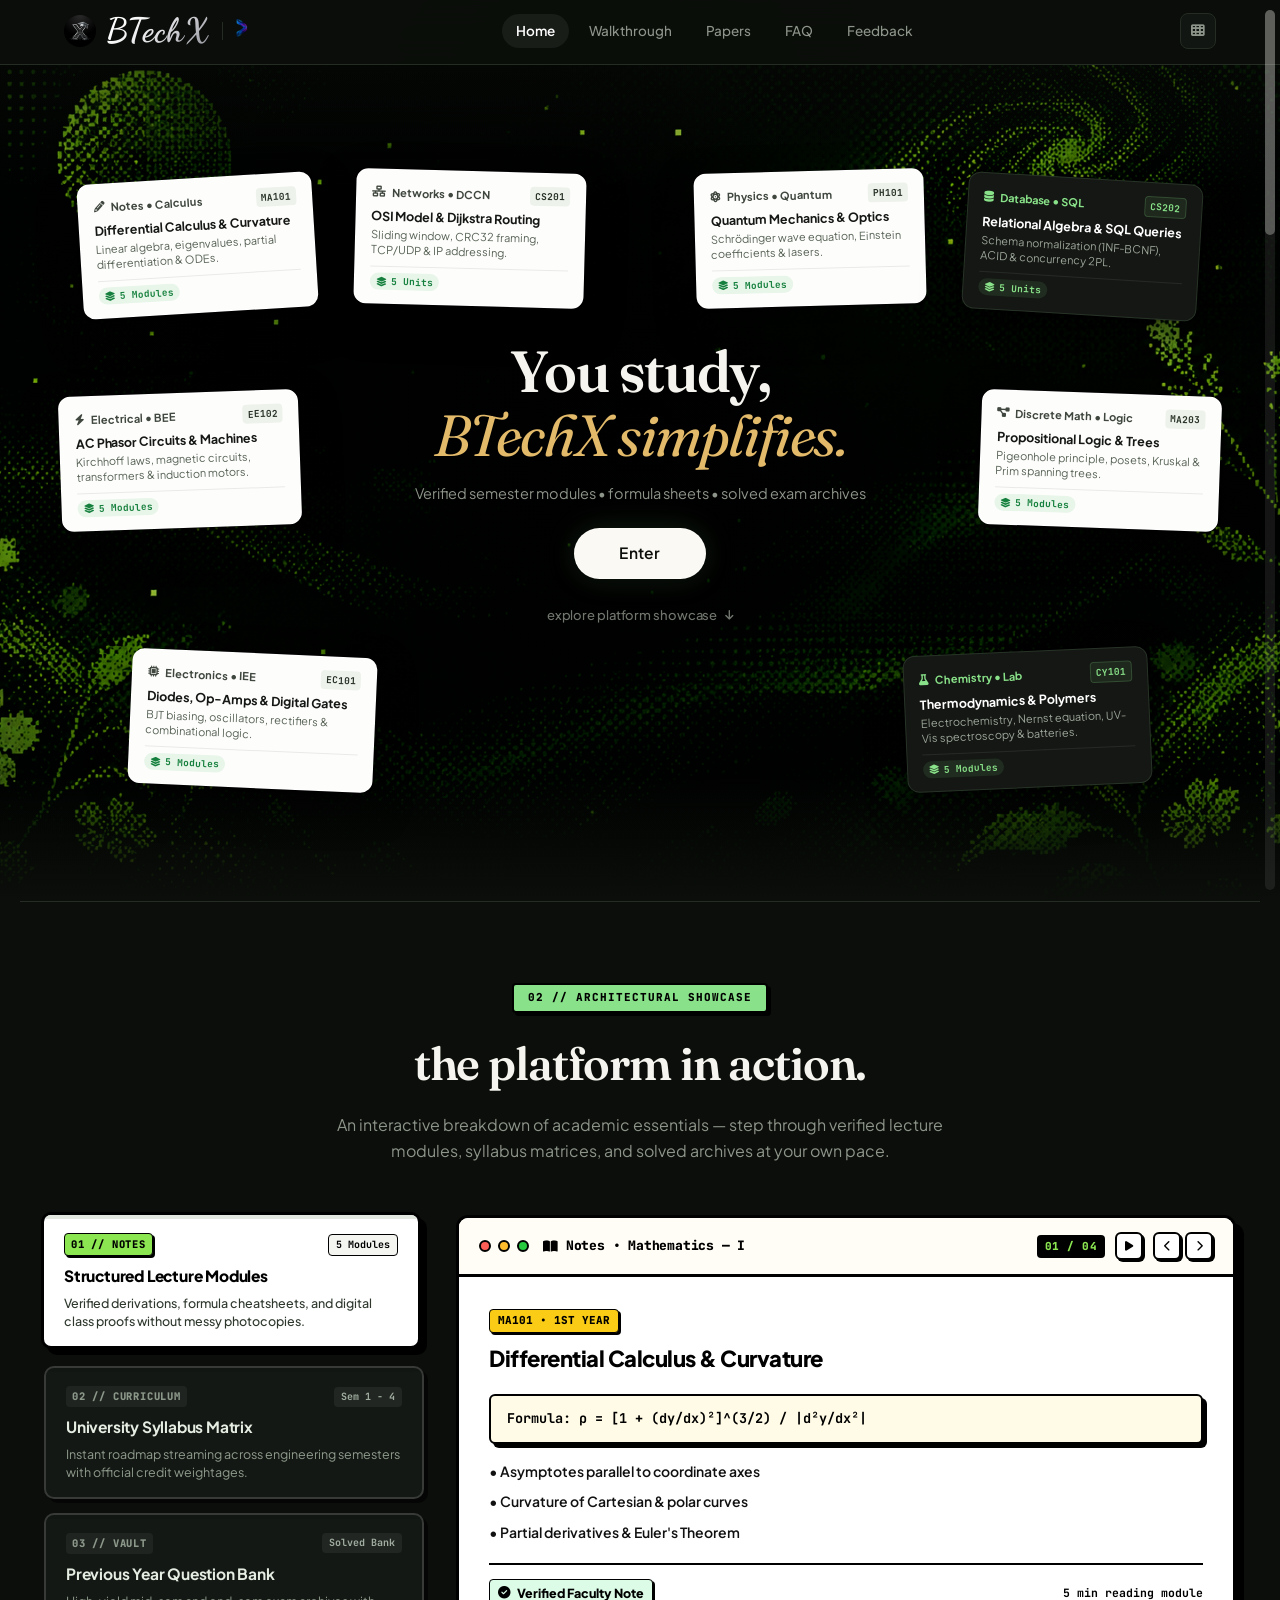
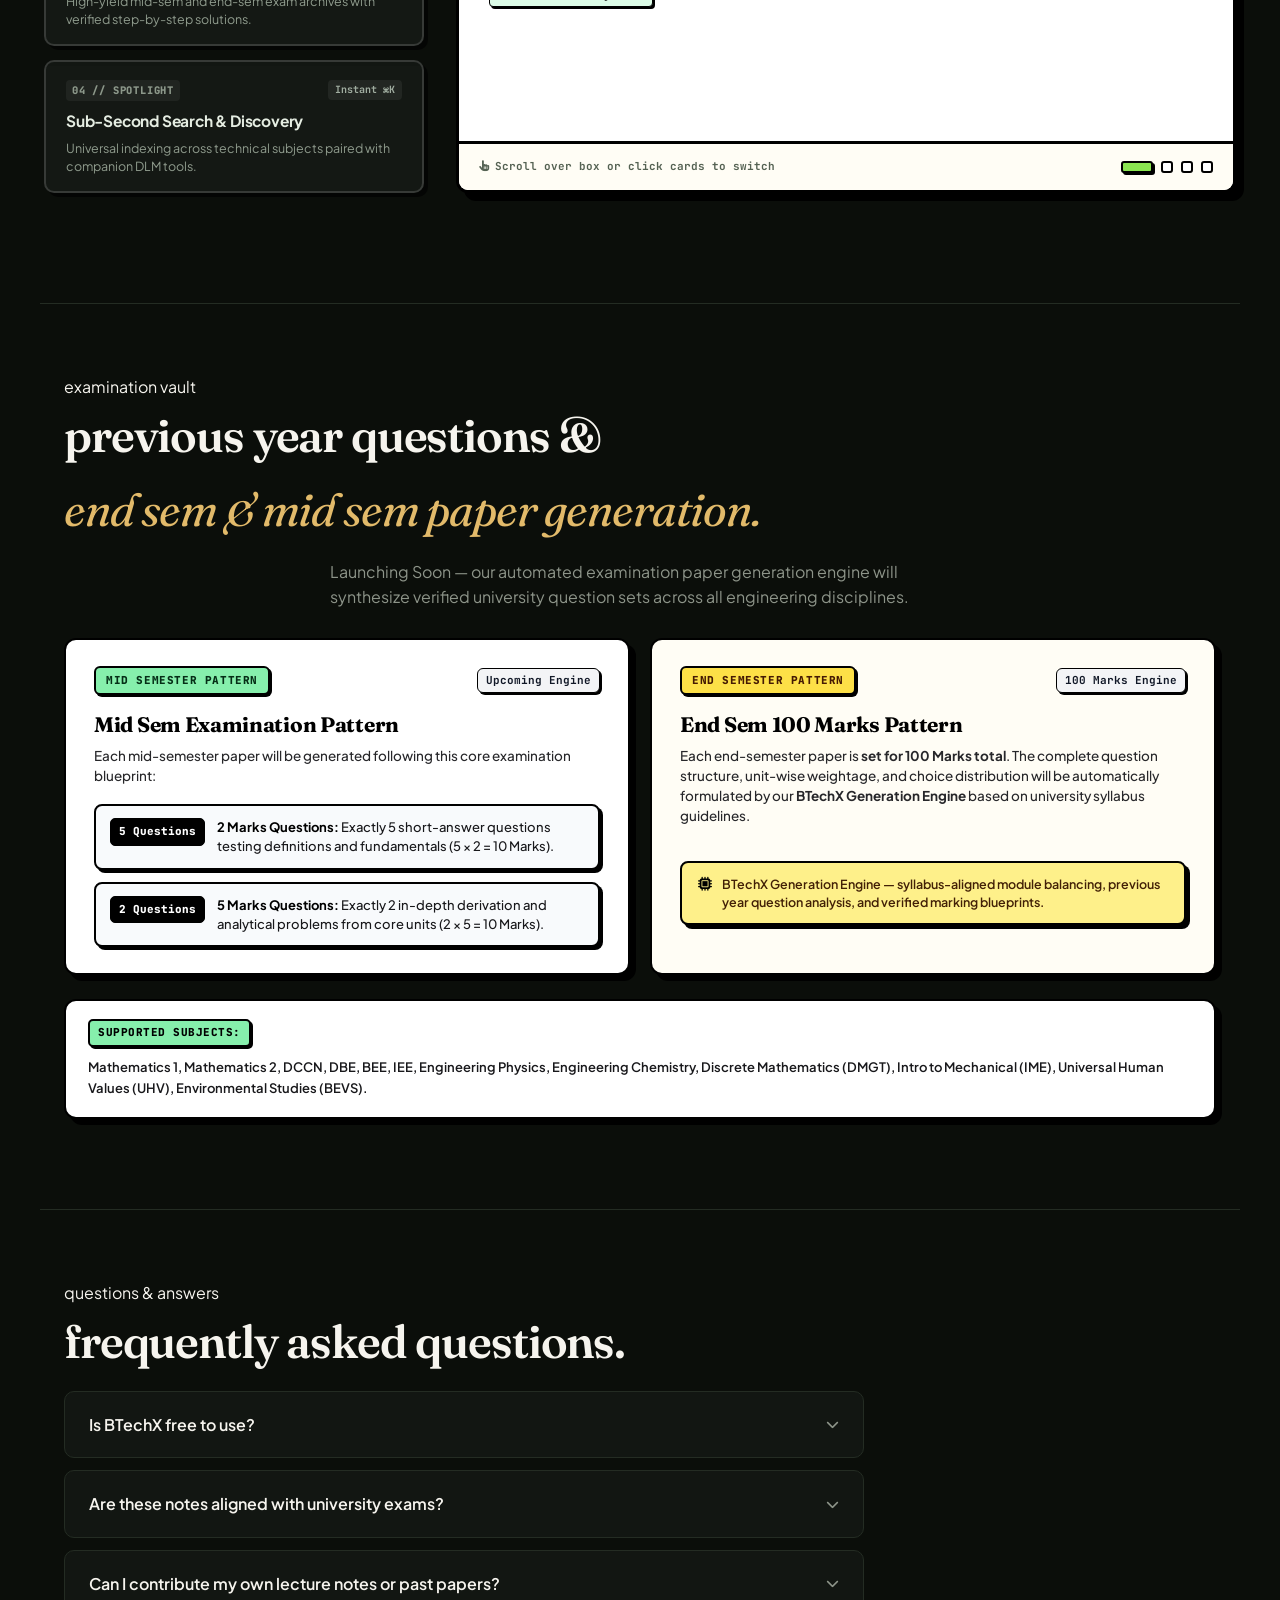
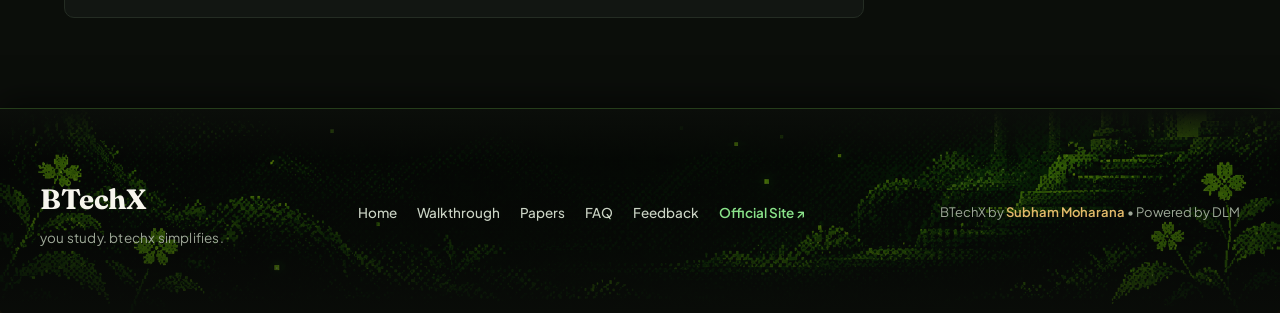
<file: frontend/index.html>
<!DOCTYPE html>
<html lang="en">

<head>
  <meta charset="UTF-8">
  <meta name="viewport" content="width=device-width, initial-scale=1.0">
  <title>BTechX — You study, BTechX simplifies.</title>
  <meta name="description" content="Free academic resources for B.Tech students. Verified engineering lecture notes, official syllabus matrices, and previous year exam questions.">
  <link rel="icon" type="image/png" href="logo.png?v=7">

    <link rel="preconnect" href="https://fonts.googleapis.com">
  <link rel="preconnect" href="https://fonts.gstatic.com" crossorigin>
  <link href="https://fonts.googleapis.com/css2?family=Dancing+Script:wght@700&family=Fraunces:ital,opsz,wght@0,9..144,400;0,9..144,600;0,9..144,700;1,9..144,400&family=Plus+Jakarta+Sans:wght@400;500;600;700;800&family=JetBrains+Mono:wght@400;500;600&display=swap" rel="stylesheet">
  <link rel="stylesheet" href="https://cdnjs.cloudflare.com/ajax/libs/font-awesome/6.4.0/css/all.min.css">
  
  <link rel="stylesheet" href="landing.css">
</head>

<body>
    <div class="custom-scrollbar-track" id="customScrollTrack" aria-hidden="true">
    <div class="custom-scrollbar-thumb" id="customScrollThumb"></div>
  </div>

    <div class="kivi-stage" aria-hidden="true">
    <div class="stage-aurora aurora-green"></div>
    <div class="stage-aurora aurora-gold"></div>
    <div class="stage-vignette"></div>
  </div>

    <header class="navbar-wrapper">
    <nav class="navbar-container">
      <div class="nav-left">
        <a href="#top" class="navbar-brand">
          <img src="logo.png" alt="BTechX Logo" class="brand-logo" onerror="this.src='images/btechx.png'">
          <span class="logo-text">BTechX</span>
        </a>
        <span class="nav-divider"></span>
        <a href="https://itsme-blush.vercel.app" target="_blank" class="dlm-badge" title="Powered by DLM">
          <img src="images/dlm.png" alt="DLM Logo">
        </a>
      </div>

            <div class="navbar-links">
        <a href="#top" class="nav-link active">Home</a>
        <a href="#interactive-tour" class="nav-link">Walkthrough</a>
        <a href="#papers" class="nav-link">Papers</a>
        <a href="#faq" class="nav-link">FAQ</a>
        <a href="feedback.html" class="nav-link">Feedback</a>
      </div>

      <div class="nav-right">
                <button class="apps-launcher-btn" id="appsToggleBtn" title="DLM Apps" type="button">
          <i class="fas fa-th"></i>
        </button>

                <div class="apps-popover" id="appsPopover">
          <div class="popover-title">DLM Tooling Ecosystem</div>
          <div class="apps-grid">
            <a href="https://angkor-ai-dlm.vercel.app/" target="_blank" class="app-item">
              <img src="images/angkor.png" alt="Angkor AI" onerror="this.src='logo.png'">
              <span>Angkor AI</span>
            </a>
            <a href="https://meta-cleaner-dlm.vercel.app/" target="_blank" class="app-item">
              <img src="images/metacleaner.png" alt="MetaCleaner" onerror="this.src='logo.png'">
              <span>MetaCleaner</span>
            </a>
            <a href="https://k6dlm.vercel.app/" target="_blank" class="app-item">
              <img src="images/k6.png" alt="K6 Engine" onerror="this.src='logo.png'">
              <span>K6 Engine</span>
            </a>
            <div class="app-item" onclick="scrollToSection('papers')">
              <img src="images/paper.png" alt="Paper" onerror="this.src='logo.png'">
              <span>Paper</span>
            </div>
            <a href="http://btechx.infinityfreeapp.com/about.html" target="_blank" rel="noopener noreferrer" class="app-item">
              <div class="app-icon-badge purple"><i class="fas fa-user-astronaut"></i></div>
              <span>About &amp; Creator</span>
            </a>
          </div>
        </div>
      </div>
    </nav>

        <div class="nav-progress-bar">
      <div class="progress-fill" id="scrollProgress"></div>
    </div>
  </header>

    <main id="top">

        <section class="kivi-collage-hero" id="overview">
            <div class="hero-scenery-backdrop" aria-hidden="true">
        <img src="Dark Pixelated Botanical Moonscape.png" alt="Dark Pixelated Botanical Moonscape" class="hero-scenery-img">
        <canvas id="pixelReveal"></canvas>
        <div class="hero-scenery-gradient"></div>
      </div>

      <div class="collage-stage">
                <div class="collage-center">
          <h1 class="collage-title">
            You study,<br>
            <span class="serif-italic">BTechX simplifies.</span>
          </h1>
          <p class="collage-sub">
            Verified semester modules &bull; formula sheets &bull; solved exam archives
          </p>
          <div class="enter-btn-wrapper">
            <a href="http://btechx.infinityfreeapp.com/" target="_blank" rel="noopener noreferrer" class="btn-enter" title="Enter BTechX">
              <span class="repel-char">E</span><span class="repel-char">n</span><span class="repel-char">t</span><span class="repel-char">e</span><span class="repel-char">r</span>
            </a>
          </div>

                    <div class="scroll-hint-wrapper">
            <a href="#interactive-tour" class="collage-scroll-hint" title="Explore platform showcase">
              <span>explore platform showcase</span>
              <i class="fas fa-arrow-down"></i>
            </a>
          </div>
        </div>

                <div class="collage-cloud">
                    <div class="mini-card card-top-left card-light" data-tilt-item>
            <div class="mini-card-head">
              <span class="mini-app-badge"><i class="fas fa-pencil-alt"></i> Notes &bull; Calculus</span>
              <span class="mini-sub-code">MA101</span>
            </div>
            <div class="mini-card-body">
              <div class="module-card-headline">Differential Calculus &amp; Curvature</div>
              <p class="module-card-topics">Linear algebra, eigenvalues, partial differentiation &amp; ODEs.</p>
              <div class="module-card-meta">
                <span class="module-pill"><i class="fas fa-layer-group"></i> 5 Modules</span>
              </div>
            </div>
          </div>

                    <div class="mini-card card-top-mid-left card-light" data-tilt-item>
            <div class="mini-card-head">
              <span class="mini-app-badge"><i class="fas fa-network-wired"></i> Networks &bull; DCCN</span>
              <span class="mini-sub-code">CS201</span>
            </div>
            <div class="mini-card-body">
              <div class="module-card-headline">OSI Model &amp; Dijkstra Routing</div>
              <p class="module-card-topics">Sliding window, CRC32 framing, TCP/UDP &amp; IP addressing.</p>
              <div class="module-card-meta">
                <span class="module-pill"><i class="fas fa-layer-group"></i> 5 Units</span>
              </div>
            </div>
          </div>

                    <div class="mini-card card-top-mid-right card-light" data-tilt-item>
            <div class="mini-card-head">
              <span class="mini-app-badge"><i class="fas fa-atom"></i> Physics &bull; Quantum</span>
              <span class="mini-sub-code">PH101</span>
            </div>
            <div class="mini-card-body">
              <div class="module-card-headline">Quantum Mechanics &amp; Optics</div>
              <p class="module-card-topics">Schrödinger wave equation, Einstein coefficients &amp; lasers.</p>
              <div class="module-card-meta">
                <span class="module-pill"><i class="fas fa-layer-group"></i> 5 Modules</span>
              </div>
            </div>
          </div>

                    <div class="mini-card card-top-right card-dark" data-tilt-item>
            <div class="mini-card-head">
              <span class="mini-app-badge"><i class="fas fa-database"></i> Database &bull; SQL</span>
              <span class="mini-sub-code">CS202</span>
            </div>
            <div class="mini-card-body">
              <div class="module-card-headline">Relational Algebra &amp; SQL Queries</div>
              <p class="module-card-topics">Schema normalization (1NF-BCNF), ACID &amp; concurrency 2PL.</p>
              <div class="module-card-meta">
                <span class="module-pill"><i class="fas fa-layer-group"></i> 5 Units</span>
              </div>
            </div>
          </div>

                    <div class="mini-card card-mid-left card-light" data-tilt-item>
            <div class="mini-card-head">
              <span class="mini-app-badge"><i class="fas fa-bolt"></i> Electrical &bull; BEE</span>
              <span class="mini-sub-code">EE102</span>
            </div>
            <div class="mini-card-body">
              <div class="module-card-headline">AC Phasor Circuits &amp; Machines</div>
              <p class="module-card-topics">Kirchhoff laws, magnetic circuits, transformers &amp; induction motors.</p>
              <div class="module-card-meta">
                <span class="module-pill"><i class="fas fa-layer-group"></i> 5 Modules</span>
              </div>
            </div>
          </div>

                    <div class="mini-card card-mid-right card-light" data-tilt-item>
            <div class="mini-card-head">
              <span class="mini-app-badge"><i class="fas fa-project-diagram"></i> Discrete Math &bull; Logic</span>
              <span class="mini-sub-code">MA203</span>
            </div>
            <div class="mini-card-body">
              <div class="module-card-headline">Propositional Logic &amp; Trees</div>
              <p class="module-card-topics">Pigeonhole principle, posets, Kruskal &amp; Prim spanning trees.</p>
              <div class="module-card-meta">
                <span class="module-pill"><i class="fas fa-layer-group"></i> 5 Modules</span>
              </div>
            </div>
          </div>

                    <div class="mini-card card-bot-left card-light" data-tilt-item>
            <div class="mini-card-head">
              <span class="mini-app-badge"><i class="fas fa-microchip"></i> Electronics &bull; IEE</span>
              <span class="mini-sub-code">EC101</span>
            </div>
            <div class="mini-card-body">
              <div class="module-card-headline">Diodes, Op-Amps &amp; Digital Gates</div>
              <p class="module-card-topics">BJT biasing, oscillators, rectifiers &amp; combinational logic.</p>
              <div class="module-card-meta">
                <span class="module-pill"><i class="fas fa-layer-group"></i> 5 Modules</span>
              </div>
            </div>
          </div>

                    <div class="mini-card card-bot-right card-dark" data-tilt-item>
            <div class="mini-card-head">
              <span class="mini-app-badge"><i class="fas fa-flask"></i> Chemistry &bull; Lab</span>
              <span class="mini-sub-code">CY101</span>
            </div>
            <div class="mini-card-body">
              <div class="module-card-headline">Thermodynamics &amp; Polymers</div>
              <p class="module-card-topics">Electrochemistry, Nernst equation, UV-Vis spectroscopy &amp; batteries.</p>
              <div class="module-card-meta">
                <span class="module-pill"><i class="fas fa-layer-group"></i> 5 Modules</span>
              </div>
            </div>
          </div>
        </div>
      </div>
    </section>

        <section class="story-scroll-section" id="interactive-tour">
      <div class="tour-header-center">
        <span class="section-label">02 // ARCHITECTURAL SHOWCASE</span>
        <h2 class="serif-section-title">the platform in action.</h2>
        <p class="section-lead-muted">An interactive breakdown of academic essentials &mdash; step through verified lecture modules, syllabus matrices, and solved archives at your own pace.</p>
      </div>

      <div class="asymmetric-slideshow-container" id="asymmetricTour">
        
                <div class="asymmetric-selector-col" id="asymmetricSelectorCol">
          
                    <div class="asymmetric-box-card active" data-step="0" onclick="goToStorySlide(0)">
            <div class="box-progress-track">
              <div class="box-progress-fill" id="progressFill0"></div>
            </div>
            <div class="box-card-header">
              <span class="box-step-badge">01 // NOTES</span>
              <span class="box-tag-pill">5 Modules</span>
            </div>
            <h3 class="box-card-title">Structured Lecture Modules</h3>
            <p class="box-card-desc">Verified derivations, formula cheatsheets, and digital class proofs without messy photocopies.</p>
          </div>

                    <div class="asymmetric-box-card" data-step="1" onclick="goToStorySlide(1)">
            <div class="box-progress-track">
              <div class="box-progress-fill" id="progressFill1"></div>
            </div>
            <div class="box-card-header">
              <span class="box-step-badge">02 // CURRICULUM</span>
              <span class="box-tag-pill">Sem 1 - 4</span>
            </div>
            <h3 class="box-card-title">University Syllabus Matrix</h3>
            <p class="box-card-desc">Instant roadmap streaming across engineering semesters with official credit weightages.</p>
          </div>

                    <div class="asymmetric-box-card" data-step="2" onclick="goToStorySlide(2)">
            <div class="box-progress-track">
              <div class="box-progress-fill" id="progressFill2"></div>
            </div>
            <div class="box-card-header">
              <span class="box-step-badge">03 // VAULT</span>
              <span class="box-tag-pill">Solved Bank</span>
            </div>
            <h3 class="box-card-title">Previous Year Question Bank</h3>
            <p class="box-card-desc">High-yield mid-sem and end-sem exam archives with verified step-by-step solutions.</p>
          </div>

                    <div class="asymmetric-box-card" data-step="3" onclick="goToStorySlide(3)">
            <div class="box-progress-track">
              <div class="box-progress-fill" id="progressFill3"></div>
            </div>
            <div class="box-card-header">
              <span class="box-step-badge">04 // SPOTLIGHT</span>
              <span class="box-tag-pill">Instant ⌘K</span>
            </div>
            <h3 class="box-card-title">Sub-Second Search &amp; Discovery</h3>
            <p class="box-card-desc">Universal indexing across technical subjects paired with companion DLM tools.</p>
          </div>

        </div>

                <div class="asymmetric-stage-col">
          <div class="story-mac-window" id="storyMacWindow">
            
                        <div class="mac-win-header">
              <div class="mac-win-dots">
                <span class="dot red"></span>
                <span class="dot yellow"></span>
                <span class="dot green"></span>
              </div>
              <div class="mac-win-title" id="macWinTitle">
                <i class="fas fa-book-open"></i> Notes &bull; Mathematics — I
              </div>
              
              <div class="slideshow-hud">
                <span class="hud-counter" id="slideCounter">01 / 04</span>
                <button type="button" class="hud-btn" id="slidePlayPauseBtn" title="Start Slideshow (Auto-advance)" aria-label="Toggle autoplay">
                  <i class="fas fa-play"></i>
                </button>
                <div class="hud-nav-group">
                  <button type="button" class="hud-nav-btn" id="slidePrevBtn" title="Previous slide" aria-label="Previous slide">
                    <i class="fas fa-chevron-left"></i>
                  </button>
                  <button type="button" class="hud-nav-btn" id="slideNextBtn" title="Next slide" aria-label="Next slide">
                    <i class="fas fa-chevron-right"></i>
                  </button>
                </div>
              </div>
            </div>

                        <div class="mac-win-canvas" id="macWinCanvas">
              
                            <div class="canvas-panel active" id="panelState0">
                <div class="mac-subject-header">
                  <span class="badge-accent">MA101 &bull; 1ST YEAR</span>
                  <h3>Differential Calculus &amp; Curvature</h3>
                </div>
                <div class="mac-notes-preview">
                  <div class="formula-block">
                    <b>Formula:</b> &rho; = [1 + (dy/dx)²]^(3/2) / |d²y/dx²|
                  </div>
                  <ul class="clean-bullets">
                    <li>&bull; Asymptotes parallel to coordinate axes</li>
                    <li>&bull; Curvature of Cartesian &amp; polar curves</li>
                    <li>&bull; Partial derivatives &amp; Euler's Theorem</li>
                  </ul>
                  <div class="mac-status-bar">
                    <span class="verified-tag"><i class="fas fa-check-circle"></i> Verified Faculty Note</span>
                    <span class="read-time">5 min reading module</span>
                  </div>
                </div>
              </div>

                            <div class="canvas-panel" id="panelState1">
                <div class="mac-subject-header">
                  <span class="badge-accent">SYLLABUS &bull; CSE &amp; ALL BRANCHES</span>
                  <h3>Complete University Syllabus Matrix</h3>
                </div>
                <div class="mac-syllabus-preview">
                  <div class="syl-row-item">
                    <span class="syl-tag">SEM 1</span>
                    <span class="syl-name">Calculus, Physics, BEE, Engineering Graphics</span>
                    <span class="syl-credits">22 Credits</span>
                  </div>
                  <div class="syl-row-item">
                    <span class="syl-tag">SEM 2</span>
                    <span class="syl-name">Mathematics II, Chemistry, IEE, Mechanics (IME)</span>
                    <span class="syl-credits">24 Credits</span>
                  </div>
                  <div class="syl-row-item">
                    <span class="syl-tag">SEM 3</span>
                    <span class="syl-name">DCCN, DBE, Discrete Math (DMGT), BEVS, UHV</span>
                    <span class="syl-credits">25 Credits</span>
                  </div>
                </div>
              </div>

                            <div class="canvas-panel" id="panelState2">
                <div class="mac-subject-header">
                  <span class="badge-accent">EXAMINATION VAULT &bull; 2024</span>
                  <h3>Solved End-Semester Question Bank</h3>
                </div>
                <div class="mac-exam-preview">
                  <div class="exam-chat-bubble">
                    <span class="exam-q-num">Q.1 [10 Marks]</span>
                    <p>Find the rank of matrix A by reducing it to Normal Form [I_r 0; 0 0].</p>
                  </div>
                  <div class="exam-answer-box">
                    <span class="answer-badge"><i class="fas fa-check"></i> Step-by-Step Solution</span>
                    <p>Applying elementary row transformations R2 &rarr; R2 - 2R1, R3 &rarr; R3 - 3R1... <b style="color:#15803d;">Rank(A) = 3</b>.</p>
                  </div>
                </div>
              </div>

                            <div class="canvas-panel" id="panelState3">
                <div class="mac-subject-header">
                  <span class="badge-accent">SEARCH SPOTLIGHT &bull; ⌘K</span>
                  <h3>Instant Unit &amp; Topic Discovery</h3>
                </div>
                <div class="mac-search-preview">
                  <div class="mock-search-input">
                    <i class="fas fa-search"></i>
                    <span>Dijkstra Algorithm</span>
                  </div>
                  <div class="mock-search-hit">
                    <i class="fas fa-network-wired"></i>
                    <div>
                      <div style="font-weight:700; color:#000;">Shortest Path in Computer Networks</div>
                      <div style="font-size:12px; color:#444;">CS201 &bull; Unit 4: Network Layer Routing</div>
                    </div>
                  </div>
                  <div class="mock-search-hit">
                    <i class="fas fa-project-diagram"></i>
                    <div>
                      <div style="font-weight:700; color:#000;">Minimum Spanning Tree &amp; Shortest Path</div>
                      <div style="font-size:12px; color:#444;">MA203 &bull; Module 4: Trees and Networks</div>
                    </div>
                  </div>
                </div>
              </div>

            </div>

                        <div class="mac-win-nav">
              <span class="slideshow-status-hint" id="slideStatusHint"><i class="fas fa-hand-pointer"></i> Scroll over box or click cards to switch</span>
              <div class="slide-dots-group">
                <button type="button" class="step-dot active" onclick="goToStorySlide(0)" aria-label="Slide 1"></button>
                <button type="button" class="step-dot" onclick="goToStorySlide(1)" aria-label="Slide 2"></button>
                <button type="button" class="step-dot" onclick="goToStorySlide(2)" aria-label="Slide 3"></button>
                <button type="button" class="step-dot" onclick="goToStorySlide(3)" aria-label="Slide 4"></button>
              </div>
            </div>

          </div>
        </div>

      </div>
    </section>


        <section class="papers-section" id="papers">
      <div class="papers-header">
        <div class="section-label">examination vault</div>
        <h2 class="serif-section-title">
          previous year questions &amp;<br>
          <span class="serif-italic">end sem &amp; mid sem paper generation.</span>
        </h2>
        <p class="section-lead-muted">
          Launching Soon &mdash; our automated examination paper generation engine will synthesize verified university question sets across all engineering disciplines.
        </p>
      </div>

            <div class="paper-blueprint-container">
                <div class="blueprint-card">
          <div class="blueprint-head">
            <span class="blueprint-tag">MID SEMESTER PATTERN</span>
            <span class="blueprint-status">Upcoming Engine</span>
          </div>
          <h3 class="blueprint-title">Mid Sem Examination Pattern</h3>
          <p class="blueprint-desc">
            Each mid-semester paper will be generated following this core examination blueprint:
          </p>
          <ul class="blueprint-list">
            <li>
              <span class="q-badge">5 Questions</span>
              <span class="q-text"><strong>2 Marks Questions:</strong> Exactly 5 short-answer questions testing definitions and fundamentals (5 &times; 2 = 10 Marks).</span>
            </li>
            <li>
              <span class="q-badge">2 Questions</span>
              <span class="q-text"><strong>5 Marks Questions:</strong> Exactly 2 in-depth derivation and analytical problems from core units (2 &times; 5 = 10 Marks).</span>
            </li>
          </ul>
        </div>

                <div class="blueprint-card highlight">
          <div class="blueprint-head">
            <span class="blueprint-tag gold">END SEMESTER PATTERN</span>
            <span class="blueprint-status">100 Marks Engine</span>
          </div>
          <h3 class="blueprint-title">End Sem 100 Marks Pattern</h3>
          <p class="blueprint-desc">
            Each end-semester paper is <strong>set for 100 Marks total</strong>. The complete question structure, unit-wise weightage, and choice distribution will be automatically formulated by our <strong>BTechX Generation Engine</strong> based on university syllabus guidelines.
          </p>
          <div class="blueprint-callout">
            <i class="fas fa-microchip"></i>
            <span>BTechX Generation Engine &mdash; syllabus-aligned module balancing, previous year question analysis, and verified marking blueprints.</span>
          </div>
        </div>
      </div>

            <div class="paper-subjects-note">
        <span class="note-label">Supported Subjects:</span>
        <span class="note-subjects">Mathematics 1, Mathematics 2, DCCN, DBE, BEE, IEE, Engineering Physics, Engineering Chemistry, Discrete Mathematics (DMGT), Intro to Mechanical (IME), Universal Human Values (UHV), Environmental Studies (BEVS).</span>
      </div>
    </section>

        <section class="faq-section" id="faq">
      <div class="section-label">questions &amp; answers</div>
      <h2 class="serif-section-title">frequently asked questions.</h2>

      <div class="kivi-accordion">
        <div class="faq-item" onclick="toggleFaq(this)">
          <div class="faq-question">
            <span>Is BTechX free to use?</span>
            <i class="fas fa-chevron-down faq-chevron"></i>
          </div>
          <div class="faq-answer">
            <p>Yes, 100% free. There are no paywalls, mandatory accounts, or commercial advertisements. Every syllabus module and question paper is open to all engineering students.</p>
          </div>
        </div>

        <div class="faq-item" onclick="toggleFaq(this)">
          <div class="faq-question">
            <span>Are these notes aligned with university exams?</span>
            <i class="fas fa-chevron-down faq-chevron"></i>
          </div>
          <div class="faq-answer">
            <p>Yes. The units follow standard B.Tech university curriculum outlines (CGU, BPUT, VTU, AKTU) divided neatly into 5 discrete modules per subject with proofs, formulas, and diagrams.</p>
          </div>
        </div>

        <div class="faq-item" onclick="toggleFaq(this)">
          <div class="faq-question">
            <span>Can I contribute my own lecture notes or past papers?</span>
            <i class="fas fa-chevron-down faq-chevron"></i>
          </div>
          <div class="faq-answer">
            <p>Absolutely. You can submit digital PDF notes and semester question papers to help juniors and peer students across universities.</p>
          </div>
        </div>
      </div>
    </section>
  </main>

    <footer class="kivi-footer">
        <div class="footer-scenery-backdrop" aria-hidden="true">
      <img src="Mossy Pixel Temple at Twilight.png" alt="Mossy Pixel Temple at Twilight" class="footer-scenery-img">
      <div class="footer-scenery-gradient"></div>
    </div>

    <div class="kivi-footer-inner">
      <div class="footer-left">
        <span class="footer-wordmark">BTechX</span>
        <p class="footer-tagline">you study. btechx simplifies.</p>
      </div>

      <div class="footer-nav">
        <a href="#top">Home</a>
        <a href="#interactive-tour">Walkthrough</a>
        <a href="#papers">Papers</a>
        <a href="#faq">FAQ</a>
        <a href="feedback.html">Feedback</a>
        <a href="http://btechx.infinityfreeapp.com/" target="_blank" rel="noopener noreferrer" style="color: var(--accent-green); font-weight: 600;">Official Site &nearr;</a>
      </div>

      <div class="footer-right">
        <p>BTechX by <span class="accent-author">Subham Moharana</span> &bull; Powered by DLM</p>
      </div>
    </div>
  </footer>

  <script src="landing.js"></script>
</body>

</html>
</file>
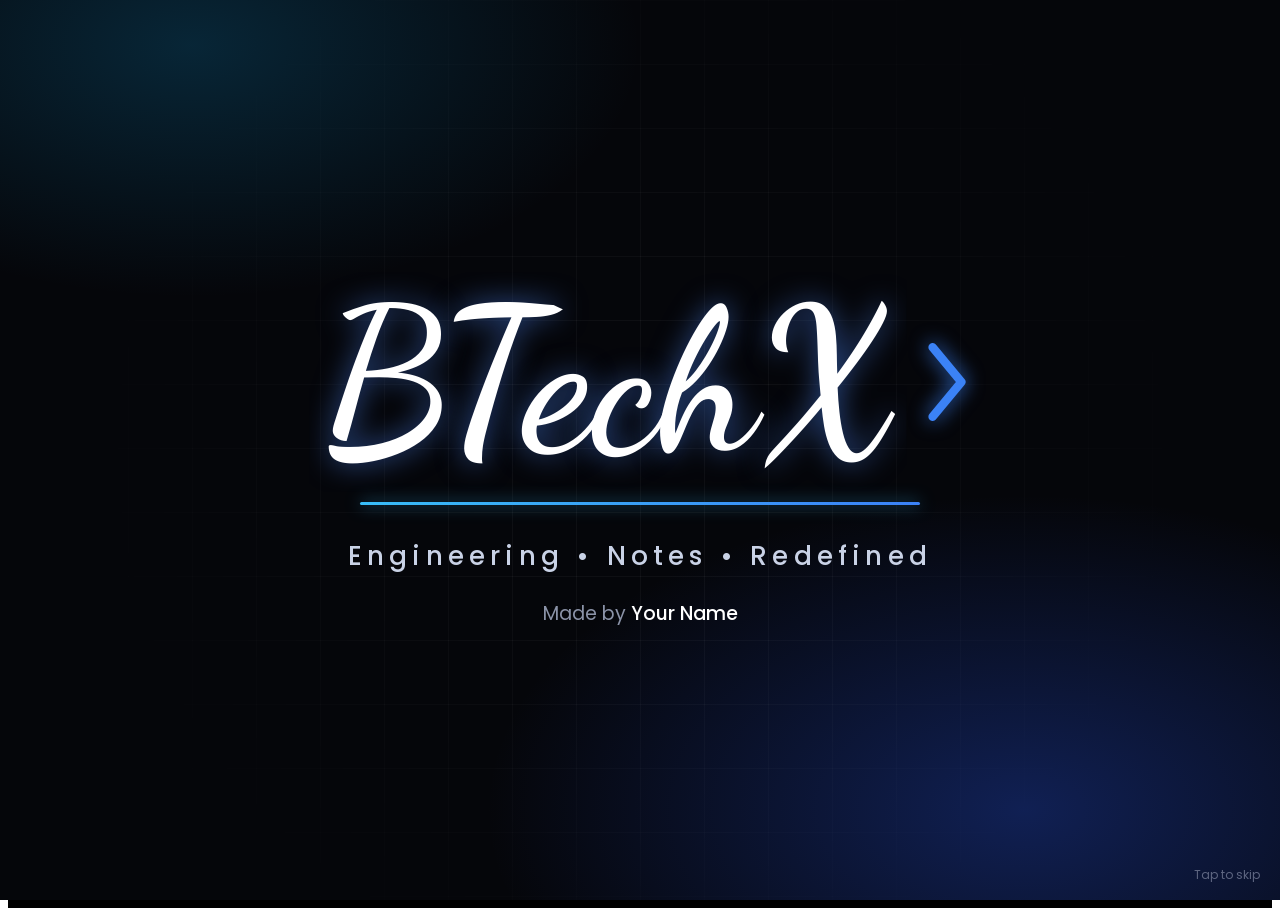
<file: btechx-intro.html>
<!DOCTYPE html>
<html lang="en">
<head>
<meta charset="UTF-8">
<meta name="viewport" content="width=device-width, initial-scale=1">
<title>BTechX</title>
<link rel="preconnect" href="https://fonts.googleapis.com">
<link rel="preconnect" href="https://fonts.gstatic.com" crossorigin>
<link href="https://fonts.googleapis.com/css2?family=Dancing+Script:wght@600&family=Poppins:wght@400;500&display=swap" rel="stylesheet">

<!-- =====================================================================
     1) HEAD SCRIPT: paste inside <head>. Prevents a flash of the intro
        when it has already played in this browser session.
     ===================================================================== -->
<script>
try { if (sessionStorage.getItem('btxIntroSeen')) document.documentElement.classList.add('btx-skip'); } catch (e) {}
</script>
<noscript><style>#btx-intro{display:none !important}</style></noscript>

<!-- =====================================================================
     2) INTRO CSS: paste into your stylesheet (or a <style> tag)
     ===================================================================== -->
<style>
html.btx-lock, html.btx-lock body { overflow: hidden; }
html.btx-skip #btx-intro { display: none; }

#btx-intro {
  position: fixed; inset: 0; z-index: 99999;
  display: flex; flex-direction: column; align-items: center; justify-content: center;
  background: #05060a; color: #fff; overflow: hidden; cursor: pointer;
  font-family: 'Poppins', system-ui, sans-serif;
  transition: opacity .5s ease, transform .5s ease, filter .5s ease;
}
#btx-intro.btx-out { opacity: 0; transform: scale(1.08); filter: blur(6px); pointer-events: none; }

/* backdrop: soft glows + faint grid */
#btx-intro .btx-bg {
  position: absolute; inset: 0;
  background:
    radial-gradient(60% 50% at 80% 90%, rgba(37, 80, 220, .35), transparent 70%),
    radial-gradient(50% 40% at 15% 5%, rgba(14, 120, 170, .28), transparent 70%);
  animation: btx-fade 1s ease both;
}
#btx-intro .btx-bg::after {
  content: ""; position: absolute; inset: 0;
  background-image: linear-gradient(rgba(255,255,255,.04) 1px, transparent 1px), linear-gradient(90deg, rgba(255,255,255,.04) 1px, transparent 1px);
  background-size: 64px 64px;
  -webkit-mask-image: radial-gradient(circle at center, #000 20%, transparent 75%);
          mask-image: radial-gradient(circle at center, #000 20%, transparent 75%);
}

/* logo: written on from left to right with a light streak */
#btx-intro .btx-logo { position: relative; display: flex; align-items: center; gap: .08em; z-index: 1; font-size: clamp(64px, 17vw, 200px); }
#btx-intro .btx-word {
  font-family: 'Dancing Script', cursive; font-weight: 600; line-height: 1.1; padding: 0 .06em;
  text-shadow: 0 0 28px rgba(80, 140, 255, .55);
  clip-path: inset(0 100% 0 0);
  animation: btx-write .9s cubic-bezier(.65, 0, .35, 1) .3s forwards;
}
#btx-intro .btx-logo::after {
  content: ""; position: absolute; top: -8%; bottom: -8%; width: 3px; left: 0; opacity: 0;
  background: linear-gradient(#0000, #cfe3ff, #0000); box-shadow: 0 0 24px 6px rgba(90, 150, 255, .8);
  animation: btx-sweep .9s cubic-bezier(.65, 0, .35, 1) .3s forwards;
}
#btx-intro .btx-chev { height: .42em; width: auto; overflow: visible; }
#btx-intro .btx-chev path {
  fill: none; stroke: #3b82f6; stroke-width: 7; stroke-linecap: round; stroke-linejoin: round;
  stroke-dasharray: 120; stroke-dashoffset: 120; filter: drop-shadow(0 0 8px rgba(59, 130, 246, .9));
  animation: btx-draw .45s ease 1.05s forwards;
}

#btx-intro .btx-line {
  height: 3px; width: 0; margin-top: 1.2vh; border-radius: 3px; z-index: 1;
  background: linear-gradient(90deg, #38bdf8, #3b82f6);
  box-shadow: 0 0 16px rgba(56, 189, 248, .7);
  animation: btx-grow .6s ease 1s forwards;
}
#btx-intro .btx-tag {
  z-index: 1; margin-top: 3.5vh; opacity: 0; color: #c9d2e6; font-weight: 500;
  font-size: clamp(14px, 2.6vw, 26px); letter-spacing: .5em;
  animation: btx-tag .8s ease 1.15s forwards;
}
#btx-intro .btx-by {
  z-index: 1; margin-top: 2.6vh; opacity: 0; color: #8b93a8; font-size: clamp(13px, 2vw, 19px);
  animation: btx-fade .6s ease 1.95s forwards;
}
#btx-intro .btx-by b { color: #fff; font-weight: 500; }
#btx-intro .btx-skip {
  position: absolute; right: 20px; bottom: 16px; z-index: 1; opacity: 0; color: #5d6580; font-size: 12px;
  animation: btx-fade .5s ease 1s forwards;
}

@keyframes btx-write { to { clip-path: inset(0 0 0 0); } }
@keyframes btx-sweep { 0% { left: 0; opacity: 1; } 85% { opacity: 1; } 100% { left: 100%; opacity: 0; } }
@keyframes btx-draw  { to { stroke-dashoffset: 0; } }
@keyframes btx-grow  { to { width: min(62vw, 560px); } }
@keyframes btx-tag   { from { opacity: 0; letter-spacing: .5em; filter: blur(6px); } to { opacity: 1; letter-spacing: .2em; filter: blur(0); } }
@keyframes btx-fade  { from { opacity: 0; } to { opacity: 1; } }

@media (prefers-reduced-motion: reduce) {
  #btx-intro *, #btx-intro .btx-bg { animation-duration: .01s !important; animation-delay: 0s !important; }
  #btx-intro .btx-logo::after { display: none; }
}
</style>
</head>

<body>

<!-- =====================================================================
     3) INTRO HTML: paste right after the opening <body> tag
        (put the name you want after "Made by" in CONFIG below)
     ===================================================================== -->
<div id="btx-intro" aria-hidden="true">
  <div class="btx-bg"></div>
  <div class="btx-logo">
    <span class="btx-word">BTechX</span>
    <svg class="btx-chev" viewBox="0 0 40 70"><path d="M8 6 L32 35 L8 64"/></svg>
  </div>
  <div class="btx-line"></div>
  <div class="btx-tag">Engineering • Notes • Redefined</div>
  <div class="btx-by">Made by <b id="btx-by-name"></b></div>
  <div class="btx-skip">Tap to skip</div>
</div>

<!-- DEMO CONTENT: delete this block, your real website goes here -->
<main style="min-height:100vh;display:grid;place-items:center;background:#000;color:#fff;font-family:Poppins,system-ui,sans-serif">
  <h1 style="font-weight:500">Your website loads here</h1>
</main>

<!-- =====================================================================
     4) INTRO JS: paste before the closing </body> tag
     ===================================================================== -->
<script>
(function () {
  var CONFIG = {
    madeBy: "Your Name",   // <-- change this
    totalMs: 3200,         // how long the intro stays before it fades out
    showOnce: true         // true = plays once per browser session
  };

  var el = document.getElementById('btx-intro');
  if (!el) return;
  var root = document.documentElement;

  if (CONFIG.showOnce && root.classList.contains('btx-skip')) { el.remove(); return; }

  document.getElementById('btx-by-name').textContent = CONFIG.madeBy;
  root.classList.add('btx-lock');

  var done = false;
  function finish() {
    if (done) return; done = true;
    try { sessionStorage.setItem('btxIntroSeen', '1'); } catch (e) {}
    el.classList.add('btx-out');
    setTimeout(function () { el.remove(); root.classList.remove('btx-lock'); }, 550);
  }

  el.addEventListener('click', finish);
  document.addEventListener('keydown', function (e) {
    if (e.key === 'Escape' || e.key === 'Enter' || e.key === ' ') finish();
  });

  var reduced = window.matchMedia && window.matchMedia('(prefers-reduced-motion: reduce)').matches;
  setTimeout(finish, reduced ? 900 : CONFIG.totalMs);
})();
</script>
</body>
</html>
</file>
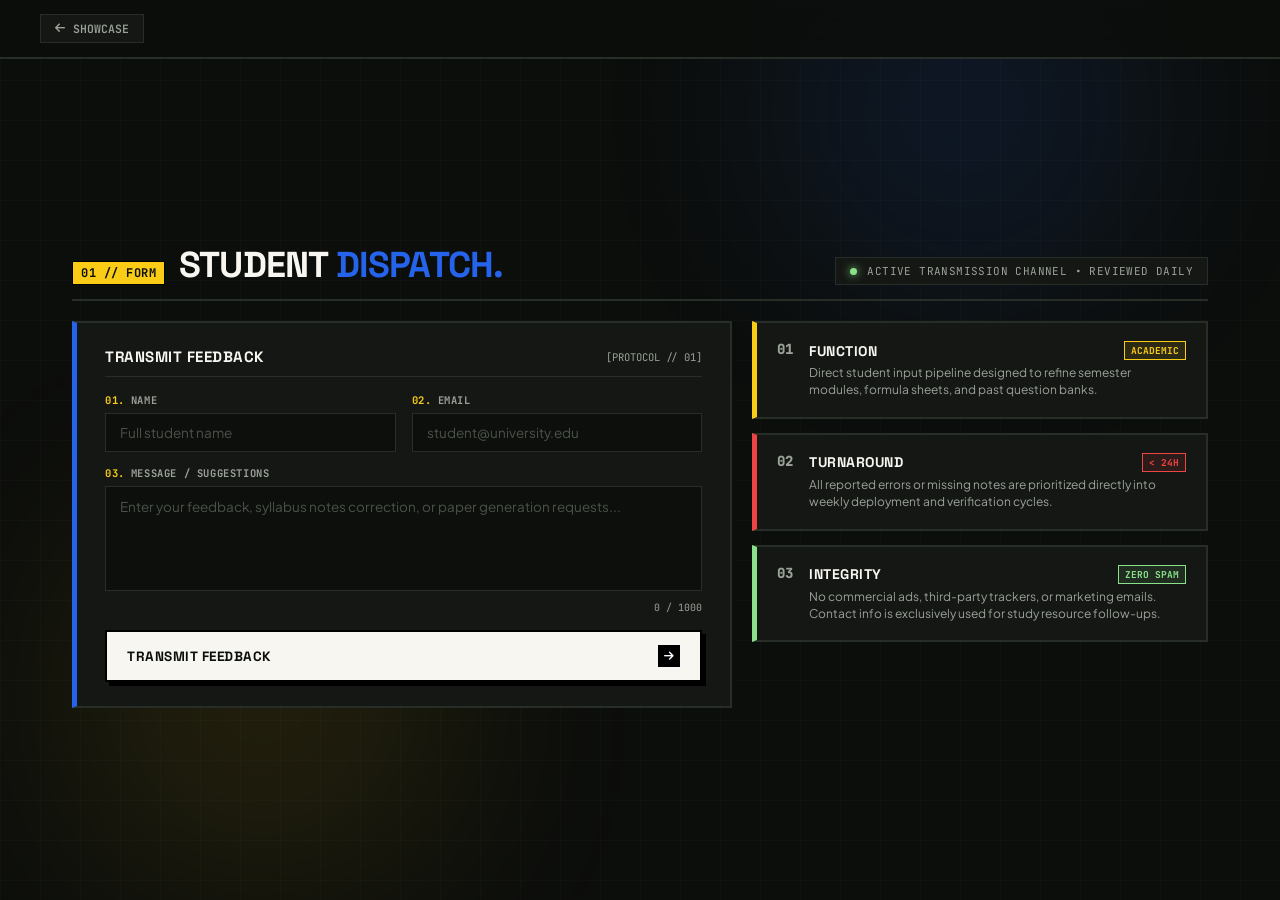
<file: feedback.html>
<!DOCTYPE html>
<html lang="en">

<head>
  <meta charset="UTF-8">
  <meta name="viewport" content="width=device-width, initial-scale=1.0">
  <title>Feedback — BTechX</title>
  <meta name="description" content="Share your suggestions, note requests, and feedback with the BTechX team in a Bauhaus-inspired interface.">
  <link rel="icon" type="image/png" href="../logo.png?v=7">

  <!-- Typography & Icons -->
  <link rel="preconnect" href="https://fonts.googleapis.com">
  <link rel="preconnect" href="https://fonts.gstatic.com" crossorigin>
  <link href="https://fonts.googleapis.com/css2?family=JetBrains+Mono:wght@400;500;700;800&family=Plus+Jakarta+Sans:wght@400;500;600;700&family=Space+Grotesk:wght@500;600;700&display=swap" rel="stylesheet">
  <link rel="stylesheet" href="https://cdnjs.cloudflare.com/ajax/libs/font-awesome/6.4.0/css/all.min.css">

  <link rel="stylesheet" href="feedback.css">
</head>

<body>
  <!-- Bauhaus Blueprint Grid Background -->
  <div class="bauhaus-blueprint-grid" aria-hidden="true"></div>

  <!-- Bauhaus Ambient Primary Shapes -->
  <div class="bauhaus-shape-accent shape-circle" aria-hidden="true"></div>
  <div class="bauhaus-shape-accent shape-square" aria-hidden="true"></div>

  <!-- ══ Bauhaus Navbar ══ -->
  <header class="bauhaus-navbar">
    <div class="nav-layout">
      <a href="landing.html" class="nav-return-btn" title="Return to Showcase">
        <i class="fas fa-arrow-left"></i>
        <span>Showcase</span>
      </a>
    </div>
  </header>

  <!-- ══ Bauhaus Stage (Single Viewport, Unscrollable) ══ -->
  <main class="bauhaus-stage">

    <!-- Top Architectural Header -->
    <div class="bauhaus-header">
      <div class="header-left-col">
        <span class="bauhaus-index-badge">01 // FORM</span>
        <h1 class="bauhaus-heading">
          Student <span class="heading-accent">Dispatch.</span>
        </h1>
      </div>

      <div class="header-right-col">
        <span class="tag-dot"></span>
        <span class="tag-caption">Active Transmission Channel &bull; Reviewed Daily</span>
      </div>
    </div>

    <!-- ══ Bauhaus Grid Composition ══ -->
    <div class="bauhaus-grid">

      <!-- Left Panel: Main Feedback Transmission Form -->
      <section class="bauhaus-panel bauhaus-form-panel" id="formPanel">
        <div class="panel-subhead">
          <span class="panel-title">Transmit Feedback</span>
          <span class="panel-ref">[PROTOCOL // 01]</span>
        </div>

        <form id="feedbackForm" onsubmit="handleFeedbackSubmit(event)">
          <div class="input-row-grid">
            <!-- Field 1: Name -->
            <div class="bauhaus-field">
              <label for="userName" class="field-label">
                <span class="field-num">01.</span> Name
              </label>
              <input 
                type="text" 
                id="userName" 
                name="name" 
                class="bauhaus-input" 
                placeholder="Full student name" 
                required
                autocomplete="name"
              >
            </div>

            <!-- Field 2: Email -->
            <div class="bauhaus-field">
              <label for="userEmail" class="field-label">
                <span class="field-num">02.</span> Email
              </label>
              <input 
                type="email" 
                id="userEmail" 
                name="email" 
                class="bauhaus-input" 
                placeholder="student@university.edu" 
                required
                autocomplete="email"
              >
            </div>
          </div>

          <!-- Field 3: Content Box -->
          <div class="bauhaus-field full">
            <label for="userMessage" class="field-label">
              <span class="field-num">03.</span> Message / Suggestions
            </label>
            <textarea 
              id="userMessage" 
              name="message" 
              class="bauhaus-textarea" 
              placeholder="Enter your feedback, syllabus notes correction, or paper generation requests..." 
              required
              maxlength="1000"
              oninput="updateCharTally(this)"
            ></textarea>
            <div class="char-tally" id="charTally">0 / 1000</div>
          </div>

          <!-- Primary Submit Button -->
          <button type="submit" class="btn-bauhaus-submit" id="submitBtn">
            <span>Transmit Feedback</span>
            <div class="btn-icon-block">
              <i class="fas fa-arrow-right"></i>
            </div>
          </button>
        </form>

        <!-- Confirmation State (Replaces Form on Submission) -->
        <div class="bauhaus-success-panel" id="successPanel">
          <div class="success-badge">
            <i class="fas fa-check"></i>
          </div>
          <h2 class="success-headline">Transmission Confirmed</h2>
          <p class="success-message">
            Your dispatch has been successfully recorded into the BTechX review queue.
          </p>
          <button type="button" class="btn-bauhaus-reset" onclick="resetFeedbackForm()">
            [ Transmit Another ]
          </button>
        </div>
      </section>

      <!-- Right Column: Functional Bauhaus Blocks -->
      <aside class="bauhaus-aside">
        <!-- Block 1: Function -->
        <div class="bauhaus-block accent-yellow">
          <span class="block-index">01</span>
          <div class="block-content">
            <div class="block-header-wrap">
              <h3 class="block-title">Function</h3>
              <span class="block-tag yellow">Academic</span>
            </div>
            <p class="block-desc">
              Direct student input pipeline designed to refine semester modules, formula sheets, and past question banks.
            </p>
          </div>
        </div>

        <!-- Block 2: Turnaround -->
        <div class="bauhaus-block accent-red">
          <span class="block-index">02</span>
          <div class="block-content">
            <div class="block-header-wrap">
              <h3 class="block-title">Turnaround</h3>
              <span class="block-tag red">&lt; 24h</span>
            </div>
            <p class="block-desc">
              All reported errors or missing notes are prioritized directly into weekly deployment and verification cycles.
            </p>
          </div>
        </div>

        <!-- Block 3: Integrity -->
        <div class="bauhaus-block accent-green">
          <span class="block-index">03</span>
          <div class="block-content">
            <div class="block-header-wrap">
              <h3 class="block-title">Integrity</h3>
              <span class="block-tag green">Zero Spam</span>
            </div>
            <p class="block-desc">
              No commercial ads, third-party trackers, or marketing emails. Contact info is exclusively used for study resource follow-ups.
            </p>
          </div>
        </div>
      </aside>

    </div>
  </main>

  <script>
    // Character Tally
    function updateCharTally(textarea) {
      const tally = document.getElementById('charTally');
      if (tally) {
        tally.textContent = `${textarea.value.length} / 1000`;
      }
    }

    // Submit Handling with Python Backend Integration
    async function handleFeedbackSubmit(e) {
      e.preventDefault();

      const form = document.getElementById('feedbackForm');
      const panel = document.getElementById('successPanel');
      const submitBtn = document.getElementById('submitBtn');

      submitBtn.disabled = true;
      submitBtn.querySelector('span').textContent = 'Transmitting...';

      const payload = {
        name: document.getElementById('userName').value.trim(),
        email: document.getElementById('userEmail').value.trim(),
        message: document.getElementById('userMessage').value.trim(),
        subject: 'BTechX Student Feedback'
      };

      // 1. Client-side local backup
      try {
        const feedbackList = JSON.parse(localStorage.getItem('btx_feedbacks') || '[]');
        feedbackList.push({
          ...payload,
          timestamp: new Date().toISOString()
        });
        localStorage.setItem('btx_feedbacks', JSON.stringify(feedbackList));
      } catch (err) {}

      // 2. Transmit to Python Backend API
      let endpoint = '/api/feedback';
      if (window.location.protocol === 'file:' || (window.location.port && window.location.port !== '8000')) {
        endpoint = 'http://localhost:8000/api/feedback';
      }

      try {
        const response = await fetch(endpoint, {
          method: 'POST',
          headers: {
            'Content-Type': 'application/json'
          },
          body: JSON.stringify(payload)
        });
        const result = await response.json();
        console.log('[BTechX Dispatch Result]:', result);
      } catch (netErr) {
        console.warn('[BTechX Backend Notice] Running in offline/fallback mode:', netErr.message);
      }

      setTimeout(() => {
        form.style.display = 'none';
        panel.classList.add('active');
        submitBtn.disabled = false;
        submitBtn.querySelector('span').textContent = 'Transmit Feedback';
      }, 300);
    }

    // Reset Form for another transmission
    function resetFeedbackForm() {
      const form = document.getElementById('feedbackForm');
      const panel = document.getElementById('successPanel');
      form.reset();
      updateCharTally(document.getElementById('userMessage'));
      panel.classList.remove('active');
      form.style.display = 'block';
    }
  </script>
</body>

</html>
</file>
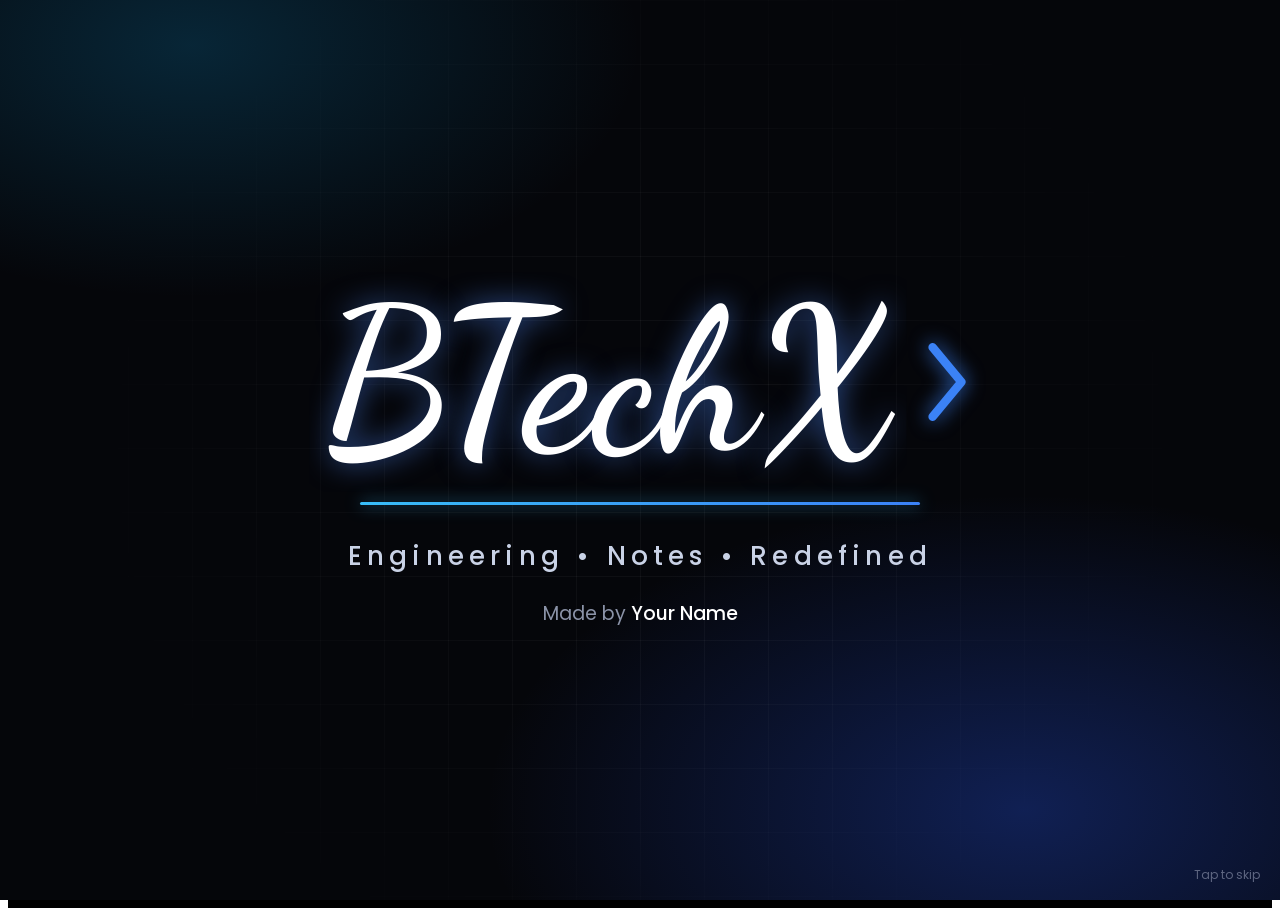
<file: frontend/btechx-intro.html>
<!DOCTYPE html>
<html lang="en">
<head>
<meta charset="UTF-8">
<meta name="viewport" content="width=device-width, initial-scale=1">
<title>BTechX</title>
<link rel="preconnect" href="https://fonts.googleapis.com">
<link rel="preconnect" href="https://fonts.gstatic.com" crossorigin>
<link href="https://fonts.googleapis.com/css2?family=Dancing+Script:wght@600&family=Poppins:wght@400;500&display=swap" rel="stylesheet">

<script>
try { if (sessionStorage.getItem('btxIntroSeen')) document.documentElement.classList.add('btx-skip'); } catch (e) {}
</script>
<noscript><style>#btx-intro{display:none !important}</style></noscript>

<style>
html.btx-lock, html.btx-lock body { overflow: hidden; }
html.btx-skip #btx-intro { display: none; }

#btx-intro {
  position: fixed; inset: 0; z-index: 99999;
  display: flex; flex-direction: column; align-items: center; justify-content: center;
  background: #05060a; color: #fff; overflow: hidden; cursor: pointer;
  font-family: 'Poppins', system-ui, sans-serif;
  transition: opacity .5s ease, transform .5s ease, filter .5s ease;
}
#btx-intro.btx-out { opacity: 0; transform: scale(1.08); filter: blur(6px); pointer-events: none; }

/* backdrop: soft glows + faint grid */
#btx-intro .btx-bg {
  position: absolute; inset: 0;
  background:
    radial-gradient(60% 50% at 80% 90%, rgba(37, 80, 220, .35), transparent 70%),
    radial-gradient(50% 40% at 15% 5%, rgba(14, 120, 170, .28), transparent 70%);
  animation: btx-fade 1s ease both;
}
#btx-intro .btx-bg::after {
  content: ""; position: absolute; inset: 0;
  background-image: linear-gradient(rgba(255,255,255,.04) 1px, transparent 1px), linear-gradient(90deg, rgba(255,255,255,.04) 1px, transparent 1px);
  background-size: 64px 64px;
  -webkit-mask-image: radial-gradient(circle at center, #000 20%, transparent 75%);
          mask-image: radial-gradient(circle at center, #000 20%, transparent 75%);
}

/* logo: written on from left to right with a light streak */
#btx-intro .btx-logo { position: relative; display: flex; align-items: center; gap: .08em; z-index: 1; font-size: clamp(64px, 17vw, 200px); }
#btx-intro .btx-word {
  font-family: 'Dancing Script', cursive; font-weight: 600; line-height: 1.1; padding: 0 .06em;
  text-shadow: 0 0 28px rgba(80, 140, 255, .55);
  clip-path: inset(0 100% 0 0);
  animation: btx-write .9s cubic-bezier(.65, 0, .35, 1) .3s forwards;
}
#btx-intro .btx-logo::after {
  content: ""; position: absolute; top: -8%; bottom: -8%; width: 3px; left: 0; opacity: 0;
  background: linear-gradient(#0000, #cfe3ff, #0000); box-shadow: 0 0 24px 6px rgba(90, 150, 255, .8);
  animation: btx-sweep .9s cubic-bezier(.65, 0, .35, 1) .3s forwards;
}
#btx-intro .btx-chev { height: .42em; width: auto; overflow: visible; }
#btx-intro .btx-chev path {
  fill: none; stroke: #3b82f6; stroke-width: 7; stroke-linecap: round; stroke-linejoin: round;
  stroke-dasharray: 120; stroke-dashoffset: 120; filter: drop-shadow(0 0 8px rgba(59, 130, 246, .9));
  animation: btx-draw .45s ease 1.05s forwards;
}

#btx-intro .btx-line {
  height: 3px; width: 0; margin-top: 1.2vh; border-radius: 3px; z-index: 1;
  background: linear-gradient(90deg, #38bdf8, #3b82f6);
  box-shadow: 0 0 16px rgba(56, 189, 248, .7);
  animation: btx-grow .6s ease 1s forwards;
}
#btx-intro .btx-tag {
  z-index: 1; margin-top: 3.5vh; opacity: 0; color: #c9d2e6; font-weight: 500;
  font-size: clamp(14px, 2.6vw, 26px); letter-spacing: .5em;
  animation: btx-tag .8s ease 1.15s forwards;
}
#btx-intro .btx-by {
  z-index: 1; margin-top: 2.6vh; opacity: 0; color: #8b93a8; font-size: clamp(13px, 2vw, 19px);
  animation: btx-fade .6s ease 1.95s forwards;
}
#btx-intro .btx-by b { color: #fff; font-weight: 500; }
#btx-intro .btx-skip {
  position: absolute; right: 20px; bottom: 16px; z-index: 1; opacity: 0; color: #5d6580; font-size: 12px;
  animation: btx-fade .5s ease 1s forwards;
}

@keyframes btx-write { to { clip-path: inset(0 0 0 0); } }
@keyframes btx-sweep { 0% { left: 0; opacity: 1; } 85% { opacity: 1; } 100% { left: 100%; opacity: 0; } }
@keyframes btx-draw  { to { stroke-dashoffset: 0; } }
@keyframes btx-grow  { to { width: min(62vw, 560px); } }
@keyframes btx-tag   { from { opacity: 0; letter-spacing: .5em; filter: blur(6px); } to { opacity: 1; letter-spacing: .2em; filter: blur(0); } }
@keyframes btx-fade  { from { opacity: 0; } to { opacity: 1; } }

@media (prefers-reduced-motion: reduce) {
  #btx-intro *, #btx-intro .btx-bg { animation-duration: .01s !important; animation-delay: 0s !important; }
  #btx-intro .btx-logo::after { display: none; }
}
</style>
</head>

<body>

<div id="btx-intro" aria-hidden="true">
  <div class="btx-bg"></div>
  <div class="btx-logo">
    <span class="btx-word">BTechX</span>
    <svg class="btx-chev" viewBox="0 0 40 70"><path d="M8 6 L32 35 L8 64"/></svg>
  </div>
  <div class="btx-line"></div>
  <div class="btx-tag">Engineering • Notes • Redefined</div>
  <div class="btx-by">Made by <b id="btx-by-name"></b></div>
  <div class="btx-skip">Tap to skip</div>
</div>

<main style="min-height:100vh;display:grid;place-items:center;background:#000;color:#fff;font-family:Poppins,system-ui,sans-serif">
  <h1 style="font-weight:500">Your website loads here</h1>
</main>

<script>
(function () {
  var CONFIG = {
    madeBy: "Your Name",   // <-- change this
    totalMs: 3200,         // how long the intro stays before it fades out
    showOnce: true         // true = plays once per browser session
  };

  var el = document.getElementById('btx-intro');
  if (!el) return;
  var root = document.documentElement;

  if (CONFIG.showOnce && root.classList.contains('btx-skip')) { el.remove(); return; }

  document.getElementById('btx-by-name').textContent = CONFIG.madeBy;
  root.classList.add('btx-lock');

  var done = false;
  function finish() {
    if (done) return; done = true;
    try { sessionStorage.setItem('btxIntroSeen', '1'); } catch (e) {}
    el.classList.add('btx-out');
    setTimeout(function () { el.remove(); root.classList.remove('btx-lock'); }, 550);
  }

  el.addEventListener('click', finish);
  document.addEventListener('keydown', function (e) {
    if (e.key === 'Escape' || e.key === 'Enter' || e.key === ' ') finish();
  });

  var reduced = window.matchMedia && window.matchMedia('(prefers-reduced-motion: reduce)').matches;
  setTimeout(finish, reduced ? 900 : CONFIG.totalMs);
})();
</script>
</body>
</html>
</file>
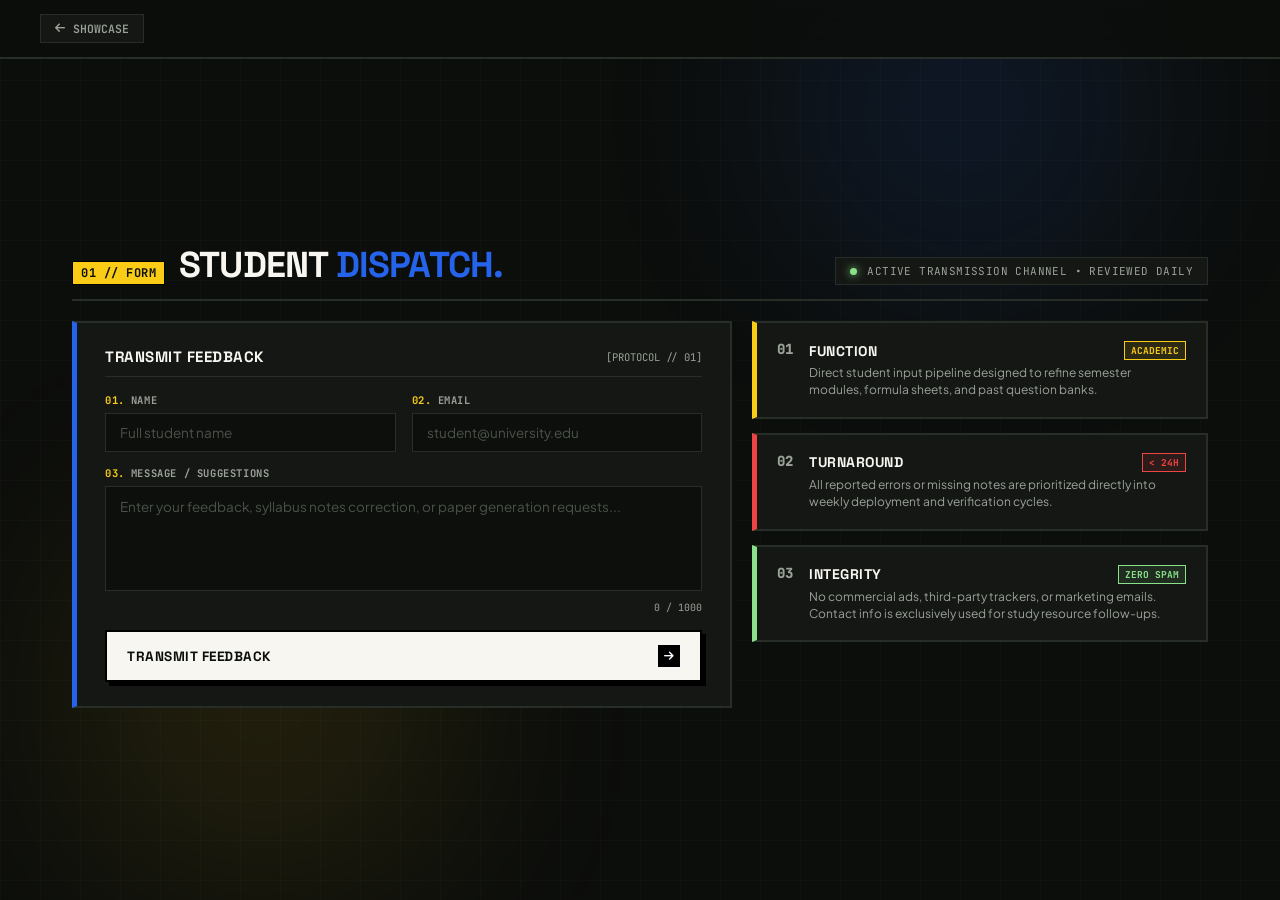
<file: frontend/feedback.html>
<!DOCTYPE html>
<html lang="en">

<head>
  <meta charset="UTF-8">
  <meta name="viewport" content="width=device-width, initial-scale=1.0">
  <title>Feedback — BTechX</title>
  <meta name="description" content="Share your suggestions, note requests, and feedback with the BTechX team in a Bauhaus-inspired interface.">
  <link rel="icon" type="image/png" href="logo.png?v=7">

    <link rel="preconnect" href="https://fonts.googleapis.com">
  <link rel="preconnect" href="https://fonts.gstatic.com" crossorigin>
  <link href="https://fonts.googleapis.com/css2?family=JetBrains+Mono:wght@400;500;700;800&family=Plus+Jakarta+Sans:wght@400;500;600;700&family=Space+Grotesk:wght@500;600;700&display=swap" rel="stylesheet">
  <link rel="stylesheet" href="https://cdnjs.cloudflare.com/ajax/libs/font-awesome/6.4.0/css/all.min.css">

  <link rel="stylesheet" href="feedback.css">
</head>

<body>
    <div class="bauhaus-blueprint-grid" aria-hidden="true"></div>

    <div class="bauhaus-shape-accent shape-circle" aria-hidden="true"></div>
  <div class="bauhaus-shape-accent shape-square" aria-hidden="true"></div>

    <header class="bauhaus-navbar">
    <div class="nav-layout">
      <a href="landing.html" class="nav-return-btn" title="Return to Showcase">
        <i class="fas fa-arrow-left"></i>
        <span>Showcase</span>
      </a>
    </div>
  </header>

    <main class="bauhaus-stage">

        <div class="bauhaus-header">
      <div class="header-left-col">
        <span class="bauhaus-index-badge">01 // FORM</span>
        <h1 class="bauhaus-heading">
          Student <span class="heading-accent">Dispatch.</span>
        </h1>
      </div>

      <div class="header-right-col">
        <span class="tag-dot"></span>
        <span class="tag-caption">Active Transmission Channel &bull; Reviewed Daily</span>
      </div>
    </div>

        <div class="bauhaus-grid">

            <section class="bauhaus-panel bauhaus-form-panel" id="formPanel">
        <div class="panel-subhead">
          <span class="panel-title">Transmit Feedback</span>
          <span class="panel-ref">[PROTOCOL // 01]</span>
        </div>

        <form id="feedbackForm" onsubmit="handleFeedbackSubmit(event)">
          <div class="input-row-grid">
                        <div class="bauhaus-field">
              <label for="userName" class="field-label">
                <span class="field-num">01.</span> Name
              </label>
              <input 
                type="text" 
                id="userName" 
                name="name" 
                class="bauhaus-input" 
                placeholder="Full student name" 
                required
                autocomplete="name"
              >
            </div>

                        <div class="bauhaus-field">
              <label for="userEmail" class="field-label">
                <span class="field-num">02.</span> Email
              </label>
              <input 
                type="email" 
                id="userEmail" 
                name="email" 
                class="bauhaus-input" 
                placeholder="student@university.edu" 
                required
                autocomplete="email"
              >
            </div>
          </div>

                    <div class="bauhaus-field full">
            <label for="userMessage" class="field-label">
              <span class="field-num">03.</span> Message / Suggestions
            </label>
            <textarea 
              id="userMessage" 
              name="message" 
              class="bauhaus-textarea" 
              placeholder="Enter your feedback, syllabus notes correction, or paper generation requests..." 
              required
              maxlength="1000"
              oninput="updateCharTally(this)"
            ></textarea>
            <div class="char-tally" id="charTally">0 / 1000</div>
          </div>

                    <button type="submit" class="btn-bauhaus-submit" id="submitBtn">
            <span>Transmit Feedback</span>
            <div class="btn-icon-block">
              <i class="fas fa-arrow-right"></i>
            </div>
          </button>
        </form>

                <div class="bauhaus-success-panel" id="successPanel">
          <div class="success-badge">
            <i class="fas fa-check"></i>
          </div>
          <h2 class="success-headline">Transmission Confirmed</h2>
          <p class="success-message">
            Your dispatch has been successfully recorded into the BTechX review queue.
          </p>
          <button type="button" class="btn-bauhaus-reset" onclick="resetFeedbackForm()">
            [ Transmit Another ]
          </button>
        </div>
      </section>

            <aside class="bauhaus-aside">
                <div class="bauhaus-block accent-yellow">
          <span class="block-index">01</span>
          <div class="block-content">
            <div class="block-header-wrap">
              <h3 class="block-title">Function</h3>
              <span class="block-tag yellow">Academic</span>
            </div>
            <p class="block-desc">
              Direct student input pipeline designed to refine semester modules, formula sheets, and past question banks.
            </p>
          </div>
        </div>

                <div class="bauhaus-block accent-red">
          <span class="block-index">02</span>
          <div class="block-content">
            <div class="block-header-wrap">
              <h3 class="block-title">Turnaround</h3>
              <span class="block-tag red">&lt; 24h</span>
            </div>
            <p class="block-desc">
              All reported errors or missing notes are prioritized directly into weekly deployment and verification cycles.
            </p>
          </div>
        </div>

                <div class="bauhaus-block accent-green">
          <span class="block-index">03</span>
          <div class="block-content">
            <div class="block-header-wrap">
              <h3 class="block-title">Integrity</h3>
              <span class="block-tag green">Zero Spam</span>
            </div>
            <p class="block-desc">
              No commercial ads, third-party trackers, or marketing emails. Contact info is exclusively used for study resource follow-ups.
            </p>
          </div>
        </div>
      </aside>

    </div>
  </main>

  <script>
    // Character Tally
    function updateCharTally(textarea) {
      const tally = document.getElementById('charTally');
      if (tally) {
        tally.textContent = `${textarea.value.length} / 1000`;
      }
    }

    // Submit Handling with Python Backend Integration
    async function handleFeedbackSubmit(e) {
      e.preventDefault();

      const form = document.getElementById('feedbackForm');
      const panel = document.getElementById('successPanel');
      const submitBtn = document.getElementById('submitBtn');

      submitBtn.disabled = true;
      submitBtn.querySelector('span').textContent = 'Transmitting...';

      const payload = {
        name: document.getElementById('userName').value.trim(),
        email: document.getElementById('userEmail').value.trim(),
        message: document.getElementById('userMessage').value.trim(),
        subject: 'BTechX Student Feedback'
      };

      // 1. Client-side local backup
      try {
        const feedbackList = JSON.parse(localStorage.getItem('btx_feedbacks') || '[]');
        feedbackList.push({
          ...payload,
          timestamp: new Date().toISOString()
        });
        localStorage.setItem('btx_feedbacks', JSON.stringify(feedbackList));
      } catch (err) {}

      // 2. Transmit to Python Backend API
      let endpoint = '/api/feedback';
      if (window.location.protocol === 'file:' || (window.location.port && window.location.port !== '8000')) {
        endpoint = 'http://localhost:8000/api/feedback';
      }

      try {
        const response = await fetch(endpoint, {
          method: 'POST',
          headers: {
            'Content-Type': 'application/json'
          },
          body: JSON.stringify(payload)
        });
        const result = await response.json();
        console.log('[BTechX Dispatch Result]:', result);
      } catch (netErr) {
        console.warn('[BTechX Backend Notice] Running in offline/fallback mode:', netErr.message);
      }

      setTimeout(() => {
        form.style.display = 'none';
        panel.classList.add('active');
        submitBtn.disabled = false;
        submitBtn.querySelector('span').textContent = 'Transmit Feedback';
      }, 300);
    }

    // Reset Form for another transmission
    function resetFeedbackForm() {
      const form = document.getElementById('feedbackForm');
      const panel = document.getElementById('successPanel');
      form.reset();
      updateCharTally(document.getElementById('userMessage'));
      panel.classList.remove('active');
      form.style.display = 'block';
    }
  </script>
</body>

</html>
</file>
<file: frontend/landing.css>
:root {
  --bg-obsidian: #0b0e0a;
  --bg-surface: #121612;
  --bg-surface-elevated: #181d18;
  --bg-surface-hover: #1f251f;
  
  --border-stone: #242c23;
  --border-stone-hover: #384536;
  
  --text-cream: #f6f4ee;
  --text-cream-dim: #ede8dc;
  --text-muted: #8d9489;
  --text-faint: #565d53;
  
  --accent-green: #89e289;
  --accent-gold: #e2ba6a;
  
  --font-serif: 'Fraunces', Georgia, serif;
  --font-sans: 'Plus Jakarta Sans', -apple-system, sans-serif;
  --font-mono: 'JetBrains Mono', monospace;
  --font-script: 'Dancing Script', cursive;
  
  --radius-xs: 6px;
  --radius-sm: 10px;
  --radius-md: 16px;
  --radius-lg: 24px;
}

* {
  margin: 0;
  padding: 0;
  box-sizing: border-box;
  -webkit-tap-highlight-color: transparent;
}

html {
  scroll-behavior: smooth;
  color-scheme: dark;
  scrollbar-width: none !important;   -ms-overflow-style: none !important; }

body {
  background-color: var(--bg-obsidian);
  color: var(--text-cream);
  font-family: var(--font-sans);
  line-height: 1.6;
  overflow-x: hidden;
  min-height: 100vh;
  scrollbar-width: none !important;
  -ms-overflow-style: none !important;
}

html::-webkit-scrollbar,
body::-webkit-scrollbar {
  display: none !important;
  width: 0 !important;
  height: 0 !important;
}

.custom-scrollbar-track {
  position: fixed;
  top: 10px;
  right: 5px;
  bottom: 10px;
  width: 6px;
  background: rgba(255, 255, 255, 0.03);
  border-radius: 10px;
  z-index: 99999;
  cursor: pointer;
  transition: width 0.2s cubic-bezier(0.16, 1, 0.3, 1), background 0.2s ease, opacity 0.3s ease;
  opacity: 0.35;
  user-select: none;
}

.custom-scrollbar-track:hover,
.custom-scrollbar-track.is-dragging,
.custom-scrollbar-track.is-scrolling {
  width: 10px;
  background: rgba(255, 255, 255, 0.08);
  opacity: 1;
}

.custom-scrollbar-thumb {
  position: absolute;
  top: 0;
  left: 0;
  width: 100%;
  height: 60px;
  background: rgba(246, 244, 238, 0.3);
  border-radius: 10px;
  cursor: grab;
  transition: background 0.2s ease, box-shadow 0.2s ease;
  will-change: transform;
}

.custom-scrollbar-thumb:hover,
.custom-scrollbar-track.is-dragging .custom-scrollbar-thumb {
  background: var(--accent-green);
  box-shadow: 0 0 14px rgba(137, 226, 137, 0.7);
  cursor: grabbing;
}

.kivi-stage {
  position: fixed;
  inset: 0;
  pointer-events: none;
  z-index: 0;
  overflow: hidden;
}

.stage-vignette {
  position: absolute;
  inset: 0;
  background: radial-gradient(circle at 50% 12%, rgba(11, 14, 10, 0) 0%, rgba(11, 14, 10, 0.95) 85%);
}

.stage-aurora {
  position: absolute;
  border-radius: 50%;
  filter: blur(140px);
  opacity: 0.16;
}

.aurora-green {
  width: 650px;
  height: 500px;
  background: radial-gradient(circle, #387638, transparent 70%);
  top: -120px;
  left: 20%;
}

.aurora-gold {
  width: 550px;
  height: 450px;
  background: radial-gradient(circle, #b8860b, transparent 70%);
  top: 15%;
  right: 10%;
}

.navbar-wrapper {
  position: sticky;
  top: 0;
  z-index: 990;
  background: rgba(11, 14, 10, 0.94);
  backdrop-filter: blur(14px);
  -webkit-backdrop-filter: blur(14px);
  border-bottom: 1px solid var(--border-stone);
}

.navbar-container {
  max-width: 1200px;
  margin: 0 auto;
  height: 62px;
  padding: 0 24px;
  display: flex;
  align-items: center;
  justify-content: space-between;
}

.nav-left {
  display: flex;
  align-items: center;
  gap: 12px;
}

.navbar-brand {
  display: flex;
  align-items: center;
  gap: 10px;
  text-decoration: none;
}

.brand-logo {
  width: 32px;
  height: 32px;
  border-radius: 50%;
  object-fit: cover;
}

.logo-text {
  font-family: var(--font-script);
  font-size: 2.1rem;
  font-weight: 700;
  background: linear-gradient(135deg, #ffffff 20%, #e4e4e7 50%, #a1a1aa 85%);
  -webkit-background-clip: text;
  -webkit-text-fill-color: transparent;
  letter-spacing: 1px;
}

.nav-divider {
  width: 1px;
  height: 18px;
  background: var(--border-stone);
}

.dlm-badge img {
  height: 20px;
  width: auto;
  opacity: 0.85;
}

.dlm-badge:hover img {
  opacity: 1;
}

.navbar-links {
  display: flex;
  align-items: center;
  gap: 6px;
}

.nav-link {
  color: var(--text-muted);
  text-decoration: none;
  font-size: 13.5px;
  font-weight: 500;
  padding: 6px 14px;
  border-radius: 20px;
  transition: all 0.2s ease;
}

.nav-link:hover {
  color: var(--text-cream);
  background: var(--bg-surface);
}

.nav-link.active {
  color: #fff;
  background: var(--bg-surface-elevated);
  font-weight: 600;
}

.nav-right {
  display: flex;
  align-items: center;
  gap: 12px;
  position: relative;
}

.nav-official-pill {
  display: inline-flex;
  align-items: center;
  gap: 7px;
  padding: 6px 14px;
  border-radius: 20px;
  background: rgba(137, 226, 137, 0.08);
  border: 1px solid rgba(137, 226, 137, 0.28);
  color: var(--accent-green);
  font-size: 12px;
  font-weight: 600;
  text-decoration: none;
  transition: all 0.2s ease;
}

.nav-official-pill:hover {
  background: rgba(137, 226, 137, 0.18);
  border-color: var(--accent-green);
  color: #ffffff;
  transform: translateY(-1px);
}

.official-dot {
  width: 6px;
  height: 6px;
  border-radius: 50%;
  background: var(--accent-green);
  box-shadow: 0 0 8px var(--accent-green);
}

.apps-launcher-btn {
  background: var(--bg-surface);
  border: 1px solid var(--border-stone);
  color: var(--text-muted);
  width: 36px;
  height: 36px;
  border-radius: 8px;
  display: flex;
  align-items: center;
  justify-content: center;
  cursor: pointer;
  transition: all 0.2s;
}

.apps-launcher-btn:hover {
  color: #fff;
  border-color: var(--accent-green);
}

.apps-popover {
  position: absolute;
  top: 48px;
  right: 0;
  width: 280px;
  background: #141814;
  border: 1px solid var(--border-stone);
  border-radius: var(--radius-sm);
  padding: 16px;
  box-shadow: 0 20px 40px rgba(0, 0, 0, 0.8);
  display: none;
  flex-direction: column;
  gap: 12px;
  z-index: 1000;
}

.apps-popover.active {
  display: flex;
}

.popover-title {
  font-size: 11px;
  font-weight: 700;
  text-transform: uppercase;
  letter-spacing: 1px;
  color: var(--text-faint);
}

.apps-grid {
  display: grid;
  grid-template-columns: repeat(3, 1fr);
  gap: 10px;
}

.app-item {
  display: flex;
  flex-direction: column;
  align-items: center;
  gap: 6px;
  padding: 10px 4px;
  border-radius: var(--radius-xs);
  background: var(--bg-surface);
  border: 1px solid transparent;
  cursor: pointer;
  text-decoration: none;
  transition: all 0.2s;
}

.app-item:hover {
  border-color: var(--border-stone);
  transform: translateY(-2px);
}

.app-item img {
  width: 26px;
  height: 26px;
  border-radius: 6px;
  object-fit: cover;
}

.app-item span {
  font-size: 11px;
  color: var(--text-muted);
  font-weight: 500;
}

.app-icon-badge {
  width: 26px;
  height: 26px;
  border-radius: 6px;
  background: var(--bg-surface-elevated);
  display: flex;
  align-items: center;
  justify-content: center;
  color: var(--accent-green);
  font-size: 12px;
}

.app-icon-badge.purple {
  color: #c084fc;
}

.nav-progress-bar {
  width: 100%;
  height: 2px;
  background: transparent;
}

.progress-fill {
  height: 100%;
  width: 0%;
  background: linear-gradient(90deg, var(--accent-green), var(--accent-gold));
  transition: width 0.1s ease-out;
}

.home-hero {
  padding: 60px 24px 40px;
  text-align: center;
  position: relative;
  z-index: 1;
}

.hero-container {
  max-width: 680px;
  margin: 0 auto;
}

.hero-title-box {
  display: inline-block;
  padding: 8px 22px;
  margin-bottom: 14px;
  background: rgba(255, 255, 255, 0.04);
  border: 1px solid rgba(255, 255, 255, 0.12);
  border-radius: 30px;
  box-shadow: 0 4px 15px rgba(0, 0, 0, 0.3);
}

.hero-title-box .hero-title {
  margin: 0;
  font-size: clamp(0.95rem, 1.8vw, 1.15rem);
  font-weight: 600;
  line-height: 1.3;
  letter-spacing: 0.2px;
  color: #f4f4f5;
}

.hero-subtitle {
  margin: 0 auto 22px;
  max-width: 620px;
  font-size: 13.5px;
  line-height: 1.6;
  color: var(--text-muted);
}

.hero-subtitle a {
  color: var(--accent-green);
  text-decoration: underline;
  cursor: pointer;
}

.hero-subtitle-tag {
  font-size: 11.5px;
  color: var(--text-faint);
  display: inline-block;
  margin-top: 4px;
}

.hero-search-box {
  position: relative;
  max-width: 540px;
  margin: 0 auto 24px;
}

.hero-search-box .search-icon {
  position: absolute;
  left: 18px;
  top: 50%;
  transform: translateY(-50%);
  color: #71717a;
  font-size: 15px;
  pointer-events: none;
}

.hero-search-box input {
  width: 100%;
  height: 50px;
  padding: 0 45px 0 48px;
  background: var(--bg-surface);
  border: 1.5px solid var(--border-stone);
  border-radius: 30px;
  color: #ffffff;
  font-size: 14.5px;
  font-family: inherit;
  outline: none;
  transition: all 0.25s ease;
  box-sizing: border-box;
}

.hero-search-box input:focus {
  background: var(--bg-surface-elevated);
  border-color: var(--accent-green);
  box-shadow: 0 0 20px rgba(137, 226, 137, 0.15);
}

.clear-search-btn {
  position: absolute;
  right: 14px;
  top: 50%;
  transform: translateY(-50%);
  width: 26px;
  height: 26px;
  border-radius: 50%;
  background: rgba(255, 255, 255, 0.1);
  border: none;
  color: #d4d4d8;
  cursor: pointer;
  display: none;
  align-items: center;
  justify-content: center;
  font-size: 12px;
}

.clear-search-btn:hover {
  background: rgba(255, 255, 255, 0.2);
  color: #fff;
}

.search-suggestions {
  position: absolute;
  top: calc(100% + 8px);
  left: 0;
  right: 0;
  background: #111511;
  border: 1.5px solid var(--border-stone);
  border-radius: var(--radius-md);
  box-shadow: 0 20px 45px rgba(0, 0, 0, 0.85);
  z-index: 1000;
  overflow: hidden;
  display: none;
  max-height: 380px;
  overflow-y: auto;
  text-align: left;
}

.search-suggestions.show {
  display: block;
}

.search-suggestion-item {
  display: flex;
  align-items: center;
  justify-content: space-between;
  padding: 12px 16px;
  border-bottom: 1px solid var(--border-stone);
  cursor: pointer;
  text-decoration: none;
  color: var(--text-cream);
  transition: background 0.15s ease;
}

.search-suggestion-item:hover {
  background: var(--bg-surface-elevated);
}

.search-item-left {
  display: flex;
  align-items: center;
  gap: 12px;
}

.search-item-icon {
  width: 32px;
  height: 32px;
  border-radius: 6px;
  background: var(--bg-surface);
  display: flex;
  align-items: center;
  justify-content: center;
  color: var(--accent-green);
  font-size: 13px;
}

.search-item-title {
  font-size: 14px;
  font-weight: 600;
  color: #fff;
}

.search-item-sub {
  font-size: 12px;
  color: var(--text-muted);
}

.search-item-badge {
  font-family: var(--font-mono);
  font-size: 11px;
  font-weight: 700;
  padding: 3px 8px;
  border-radius: 4px;
  background: var(--bg-surface);
  color: var(--accent-green);
}

.hero-quick-pills {
  display: flex;
  align-items: center;
  justify-content: center;
  gap: 8px;
  flex-wrap: wrap;
}

.quick-pill {
  background: var(--bg-surface);
  border: 1px solid var(--border-stone);
  color: var(--text-muted);
  font-family: inherit;
  font-size: 12.5px;
  font-weight: 600;
  padding: 6px 14px;
  border-radius: 20px;
  cursor: pointer;
  display: inline-flex;
  align-items: center;
  gap: 6px;
  transition: all 0.2s;
}

.quick-pill:hover, .quick-pill.active {
  color: #fff;
  border-color: var(--accent-green);
}

.kivi-collage-hero {
  position: relative;
  display: flex;
  flex-direction: column;
  align-items: center;
  justify-content: center;
  width: 100%;
  min-height: calc(100vh - 64px);
  min-height: calc(100dvh - 64px);
  padding: 30px 24px;
  margin-top: 0;
  border-top: none;
  overflow: hidden;
  box-sizing: border-box;
}

.hero-scenery-backdrop {
  position: absolute;
  inset: 0;
  width: 100%;
  height: 100%;
  pointer-events: none;
  z-index: 1;
  overflow: hidden;
}

.hero-scenery-img {
  position: absolute;
  inset: 0;
  width: 100%;
  height: 100%;
  object-fit: cover;
  object-position: center 30%;
  opacity: 1;
  filter: contrast(1.1) brightness(1.05);
  user-select: none;
  pointer-events: none;
  transform: none !important;
  z-index: 1;
}

#pixelReveal {
  position: absolute;
  inset: 0;
  width: 100%;
  height: 100%;
  pointer-events: none;
  z-index: 2;
}

.hero-scenery-gradient {
  position: absolute;
  inset: 0;
  background: linear-gradient(to bottom, rgba(11, 14, 10, 0.4) 0%, transparent 15%, transparent 85%, #0b0e0a 100%);
  pointer-events: none;
  z-index: 3;
}

.collage-stage {
  position: relative;
  z-index: 10;
  width: 100%;
  max-width: 1160px;
  min-height: 620px;
  height: 640px;
  margin: auto;
  display: flex;
  align-items: center;
  justify-content: center;
}

.collage-center {
  position: relative;
  z-index: 10;
  text-align: center;
  max-width: 520px;
  margin: 0 auto;
  pointer-events: auto;
}

.hero-chip {
  display: inline-flex;
  align-items: center;
  gap: 8px;
  padding: 5px 14px;
  border-radius: 30px;
  background: var(--bg-surface);
  border: 1px solid var(--border-stone);
  color: var(--text-cream-dim);
  font-size: 11.5px;
  font-weight: 600;
  letter-spacing: 0.5px;
  text-transform: uppercase;
  margin-bottom: 16px;
}

.chip-dot {
  width: 6px;
  height: 6px;
  border-radius: 50%;
  background: var(--accent-green);
  box-shadow: 0 0 8px var(--accent-green);
}

.collage-title {
  font-family: var(--font-serif);
  font-size: clamp(38px, 4.8vw, 58px);
  font-weight: 600;
  line-height: 1.1;
  letter-spacing: -0.03em;
  color: var(--text-cream);
  margin-bottom: 14px;
}

.serif-italic {
  font-style: italic;
  font-weight: 400;
  color: var(--accent-gold);
}

.collage-sub {
  font-size: 14.5px;
  color: var(--text-muted);
  line-height: 1.55;
  margin-bottom: 0;
}

.enter-btn-wrapper {
  margin-top: 24px;
  display: flex;
  justify-content: center;
}

.btn-enter {
  display: inline-flex;
  align-items: center;
  justify-content: center;
  padding: 12px 44px;
  background: #fbf9f4;
  color: #0b0e0a;
  font-size: 15.5px;
  font-weight: 600;
  font-family: var(--font-sans);
  text-decoration: none;
  border-radius: 999px;
  border: 1px solid rgba(255, 255, 255, 0.5);
  box-shadow: 0 4px 20px rgba(0, 0, 0, 0.4), 0 0 30px rgba(137, 226, 137, 0.15);
  transition: background 0.25s ease, box-shadow 0.25s ease, border-color 0.25s ease, transform 0.2s ease;
  letter-spacing: 0.3px;
  user-select: none;
  cursor: pointer;
}

.btn-enter:hover {
  background: #ffffff;
  transform: translateY(-2px);
  box-shadow: 0 8px 30px rgba(0, 0, 0, 0.55), 0 0 35px rgba(137, 226, 137, 0.35);
}

.btn-enter:active {
  transform: translateY(0) scale(0.98);
}

.repel-char {
  display: inline-block;
  will-change: transform;
  pointer-events: none;
  transform-origin: center center;
  transition: color 0.2s ease;
}

.scroll-hint-wrapper {
  margin-top: 26px;
  display: flex;
  justify-content: center;
}

.collage-scroll-hint {
  display: inline-flex;
  align-items: center;
  gap: 8px;
  font-size: 13px;
  font-weight: 500;
  color: var(--text-muted);
  text-decoration: none;
  opacity: 0.8;
  transition: all 0.2s ease;
  letter-spacing: -0.1px;
}

.collage-scroll-hint i {
  font-size: 11px;
  transition: transform 0.2s ease;
}

.collage-scroll-hint:hover {
  opacity: 1;
  color: var(--accent-gold);
  transform: translateY(2px);
}

.collage-scroll-hint:hover i {
  transform: translateY(2px);
}

.collage-cloud {
  position: absolute;
  inset: 0;
  pointer-events: none;
  z-index: 2;
}

.mini-card {
  position: absolute;
  border-radius: 12px;
  padding: 13px 15px;
  width: 235px;
  box-shadow: 0 16px 36px rgba(0, 0, 0, 0.55), 0 1px 3px rgba(0, 0, 0, 0.3);
  pointer-events: auto;
  transform: translate(var(--tx, 0px), var(--ty, 0px)) rotate(var(--base-rot, 0deg));
  transition: transform 0.25s cubic-bezier(0.16, 1, 0.3, 1), box-shadow 0.3s ease, border-color 0.3s ease;
  user-select: none;
  cursor: default;
}

.mini-card.card-light {
  background: #fdfdfc;
  color: #161915;
  border: 1px solid rgba(255, 255, 255, 0.85);
}

.mini-card.card-light .mini-app-badge {
  font-weight: 700;
  color: #3f473e;
  font-size: 11px;
}

.mini-card.card-light .mini-sub-code {
  font-family: var(--font-mono);
  font-size: 9.5px;
  font-weight: 700;
  background: #edf2eb;
  padding: 2px 5px;
  border-radius: 4px;
  color: #273125;
}

.mini-card.card-light .module-card-headline {
  font-size: 12.5px;
  font-weight: 700;
  color: #141713;
  margin-bottom: 3px;
  line-height: 1.35;
}

.mini-card.card-light .module-card-topics {
  font-size: 11px;
  color: #586356;
  line-height: 1.35;
  margin-bottom: 8px;
}

.mini-card.card-light .module-card-meta {
  border-top: 1px solid rgba(0, 0, 0, 0.08);
}

.mini-card.card-light .module-pill {
  color: #15803d;
  background: #e8f5e9;
}

.mini-card.card-light .module-action {
  color: #78716c;
}

.mini-card.card-light:hover {
  transform: translate(var(--tx, 0px), calc(var(--ty, 0px) - 6px)) rotate(var(--base-rot, 0deg)) scale(1.03) !important;
  box-shadow: 0 24px 50px rgba(0, 0, 0, 0.75), 0 0 20px rgba(255, 255, 255, 0.2);
  z-index: 25;
}

.mini-card.card-dark {
  background: #141713;
  color: #f6f4ee;
  border: 1px solid #283327;
}

.mini-card.card-dark .mini-app-badge {
  font-weight: 700;
  color: var(--accent-green);
  font-size: 11px;
}

.mini-card.card-dark .mini-sub-code {
  font-family: var(--font-mono);
  font-size: 9.5px;
  font-weight: 700;
  background: #1e281d;
  padding: 2px 5px;
  border-radius: 4px;
  color: #89e289;
  border: 1px solid rgba(137, 226, 137, 0.2);
}

.mini-card.card-dark .module-card-headline {
  font-size: 12.5px;
  font-weight: 700;
  color: #ffffff;
  margin-bottom: 3px;
  line-height: 1.35;
}

.mini-card.card-dark .module-card-topics {
  font-size: 11px;
  color: #9da69a;
  line-height: 1.35;
  margin-bottom: 8px;
}

.mini-card.card-dark .module-card-meta {
  border-top: 1px solid rgba(255, 255, 255, 0.08);
}

.mini-card.card-dark .module-pill {
  color: #89e289;
  background: rgba(137, 226, 137, 0.1);
}

.mini-card.card-dark .module-action {
  color: var(--accent-gold);
}

.mini-card.card-dark:hover {
  transform: translate(var(--tx, 0px), calc(var(--ty, 0px) - 6px)) rotate(var(--base-rot, 0deg)) scale(1.03) !important;
  border-color: var(--accent-green);
  box-shadow: 0 24px 50px rgba(0, 0, 0, 0.8), 0 0 25px rgba(137, 226, 137, 0.18);
  z-index: 25;
}

.mini-card-head {
  display: flex;
  align-items: center;
  justify-content: space-between;
  margin-bottom: 6px;
  font-size: 11.5px;
}

.mini-app-badge {
  display: flex;
  align-items: center;
  gap: 6px;
}

.mini-card-body {
  font-size: 12px;
  line-height: 1.4;
}

.module-card-meta {
  display: flex;
  align-items: center;
  justify-content: space-between;
  padding-top: 6px;
}

.module-pill {
  font-family: var(--font-mono);
  font-size: 9.5px;
  font-weight: 700;
  padding: 2px 6px;
  border-radius: 10px;
  display: inline-flex;
  align-items: center;
  gap: 4px;
}

.module-action {
  font-family: var(--font-mono);
  font-size: 10px;
  font-weight: 600;
  text-transform: uppercase;
  letter-spacing: 0.5px;
}

.card-top-left       { top: 15px; left: 20px; width: 235px; --base-rot: -3.5deg; }
.card-top-mid-left   { top: 8px; left: 295px; width: 230px; --base-rot: 1.5deg; }
.card-top-mid-right  { top: 8px; right: 295px; width: 230px; --base-rot: -1.5deg; }
.card-top-right      { top: 15px; right: 20px; width: 235px; --base-rot: 3.5deg; }

.card-mid-left       { top: 230px; left: 0px; width: 240px; --base-rot: -2deg; }
.card-mid-right      { top: 230px; right: 0px; width: 240px; --base-rot: 2deg; }

.card-bot-left       { bottom: 15px; left: 70px; width: 245px; --base-rot: 2.5deg; }
.card-bot-right      { bottom: 15px; right: 70px; width: 245px; --base-rot: -2.5deg; }

@media (max-width: 1160px) {
  .kivi-collage-hero {
    min-height: auto;
    padding: 60px 20px 80px;
  }
  .collage-stage {
    min-height: auto;
    height: auto;
    flex-direction: column;
  }
  .collage-cloud {
    position: static;
    display: grid;
    grid-template-columns: repeat(auto-fit, minmax(250px, 1fr));
    gap: 16px;
    margin-top: 36px;
    width: 100%;
    max-width: 900px;
  }
  .mini-card {
    position: static !important;
    transform: none !important;
    width: 100% !important;
  }
}

.story-scroll-section {
  padding: 80px 24px 110px;
  border-top: 1px solid var(--border-stone);
  max-width: 1240px;
  margin: 0 auto;
  scroll-margin-top: 70px;
}

.tour-header-center {
  text-align: center;
  max-width: 700px;
  margin: 0 auto 52px;
}

.tour-header-center .section-label {
  display: inline-flex;
  align-items: center;
  gap: 6px;
  background: var(--accent-green);
  color: #000000;
  border: 2px solid #000000;
  box-shadow: 3px 3px 0px #000000;
  padding: 4px 14px;
  border-radius: 4px;
  font-family: var(--font-mono);
  font-size: 11px;
  font-weight: 800;
  letter-spacing: 1px;
  text-transform: uppercase;
  margin-bottom: 14px;
}

.serif-section-title {
  font-family: var(--font-serif);
  font-size: clamp(30px, 4.2vw, 46px);
  font-weight: 600;
  letter-spacing: -0.025em;
  color: var(--text-cream);
  margin-bottom: 12px;
}

.section-lead-muted {
  font-size: 16px;
  color: var(--text-muted);
  max-width: 620px;
  margin: 0 auto 20px;
  line-height: 1.6;
}

.asymmetric-slideshow-container {
  display: flex;
  align-items: stretch;
  gap: 32px;
  position: relative;
  margin-top: 20px;
}

.asymmetric-selector-col {
  flex: 0 0 380px;
  display: flex;
  flex-direction: column;
  gap: 14px;
  justify-content: space-between;
}

.asymmetric-box-card {
  position: relative;
  background: #141814;
  border: 2.5px solid rgba(255, 255, 255, 0.15);
  box-shadow: 4px 4px 0px rgba(0, 0, 0, 0.6);
  border-radius: 10px;
  padding: 18px 20px 16px;
  cursor: pointer;
  transition: all 0.22s cubic-bezier(0.16, 1, 0.3, 1);
  user-select: none;
  overflow: hidden;
}

.asymmetric-box-card:hover {
  border-color: rgba(139, 230, 81, 0.5);
  transform: translate(-2px, -2px);
  box-shadow: 6px 6px 0px rgba(0, 0, 0, 0.8);
}

.asymmetric-box-card.active {
  background: #ffffff;
  border: 3px solid #000000;
  box-shadow: 6px 6px 0px #000000;
  transform: translate(-3px, -3px);
}

.asymmetric-box-card.active:hover {
  transform: translate(-4px, -4px);
  box-shadow: 8px 8px 0px #000000;
}

.box-progress-track {
  position: absolute;
  top: 0;
  left: 0;
  right: 0;
  height: 4px;
  background: rgba(0, 0, 0, 0.08);
}

.box-progress-fill {
  height: 100%;
  width: 0%;
  background: var(--accent-green);
  transition: width 0.05s linear;
}

.asymmetric-box-card.active .box-progress-track {
  background: #e2e8df;
}

.asymmetric-box-card.active .box-progress-fill {
  background: #16a34a;
}

.box-card-header {
  display: flex;
  align-items: center;
  justify-content: space-between;
  margin-bottom: 8px;
}

.box-step-badge {
  font-family: var(--font-mono);
  font-size: 10.5px;
  font-weight: 800;
  letter-spacing: 0.8px;
  color: #8c988a;
  padding: 2px 6px;
  border-radius: 4px;
  background: rgba(255, 255, 255, 0.05);
}

.asymmetric-box-card.active .box-step-badge {
  background: #8be651;
  color: #000000;
  border: 1.5px solid #000000;
  box-shadow: 2px 2px 0px #000000;
}

.box-tag-pill {
  font-family: var(--font-mono);
  font-size: 10px;
  font-weight: 700;
  color: #a0ada0;
  background: rgba(255, 255, 255, 0.06);
  padding: 2px 7px;
  border-radius: 4px;
}

.asymmetric-box-card.active .box-tag-pill {
  color: #000000;
  background: #f4f4f0;
  border: 1px solid #000000;
}

.box-card-title {
  font-family: var(--font-sans);
  font-size: 15.5px;
  font-weight: 700;
  color: #e5ede2;
  margin-bottom: 5px;
  letter-spacing: -0.2px;
}

.asymmetric-box-card.active .box-card-title {
  color: #000000;
  font-weight: 800;
}

.box-card-desc {
  font-size: 12.5px;
  color: #8f9b8d;
  line-height: 1.45;
  margin: 0;
}

.asymmetric-box-card.active .box-card-desc {
  color: #2e382d;
  font-weight: 500;
}

.asymmetric-stage-col {
  flex: 1;
  min-width: 0;
  display: flex;
}

.story-mac-window {
  width: 100%;
  display: flex;
  flex-direction: column;
  background: #ffffff;
  color: #000000;
  border-radius: 12px;
  border: 3px solid #000000;
  box-shadow: 8px 8px 0px #000000;
  overflow: hidden;
  transition: transform 0.2s cubic-bezier(0.16, 1, 0.3, 1), box-shadow 0.2s cubic-bezier(0.16, 1, 0.3, 1);
}

.story-mac-window:hover {
  transform: translate(-2px, -2px);
  box-shadow: 10px 10px 0px #000000;
}

.mac-win-header {
  background: #fffdf5;
  border-bottom: 3px solid #000000;
  padding: 14px 20px;
  display: flex;
  align-items: center;
  justify-content: space-between;
  gap: 14px;
}

.mac-win-dots {
  display: flex;
  align-items: center;
  gap: 7px;
}

.dot {
  width: 12px;
  height: 12px;
  border-radius: 50%;
  border: 2px solid #000000;
}
.dot.red { background: #ff5f56; }
.dot.yellow { background: #ffbd2e; }
.dot.green { background: #27c93f; }

.mac-win-title {
  font-family: var(--font-mono);
  font-size: 13px;
  font-weight: 800;
  color: #000000;
  display: flex;
  align-items: center;
  gap: 8px;
  letter-spacing: -0.2px;
  flex: 1;
  overflow: hidden;
  text-overflow: ellipsis;
  white-space: nowrap;
}

.mac-win-title i {
  color: #000000;
}

.slideshow-hud {
  display: flex;
  align-items: center;
  gap: 10px;
  flex-shrink: 0;
}

.hud-counter {
  font-family: var(--font-mono);
  font-size: 11px;
  font-weight: 800;
  background: #000000;
  color: #8be651;
  padding: 3px 8px;
  border-radius: 4px;
  letter-spacing: 0.5px;
}

.hud-btn {
  background: #ffffff;
  border: 2px solid #000000;
  box-shadow: 2px 2px 0px #000000;
  width: 28px;
  height: 28px;
  border-radius: 6px;
  display: flex;
  align-items: center;
  justify-content: center;
  cursor: pointer;
  font-size: 11px;
  color: #000000;
  transition: transform 0.1s ease, box-shadow 0.1s ease;
}

.hud-btn:hover {
  background: #facc15;
  transform: translate(-1px, -1px);
  box-shadow: 3px 3px 0px #000000;
}

.hud-nav-group {
  display: flex;
  align-items: center;
  gap: 4px;
}

.hud-nav-btn {
  background: #ffffff;
  border: 2px solid #000000;
  box-shadow: 2px 2px 0px #000000;
  width: 28px;
  height: 28px;
  border-radius: 6px;
  display: flex;
  align-items: center;
  justify-content: center;
  cursor: pointer;
  font-size: 11px;
  color: #000000;
  transition: transform 0.1s ease, box-shadow 0.1s ease;
}

.hud-nav-btn:hover {
  background: #8be651;
  transform: translate(-1px, -1px);
  box-shadow: 3px 3px 0px #000000;
}

.hud-nav-btn:active, .hud-btn:active {
  transform: translate(1px, 1px);
  box-shadow: 1px 1px 0px #000000;
}

.mac-win-canvas {
  padding: 28px 30px;
  min-height: 310px;
  background: #ffffff;
  color: #000000;
  flex: 1;
}

.canvas-panel {
  display: none;
  animation: panelSlide 0.28s cubic-bezier(0.16, 1, 0.3, 1);
}

.canvas-panel.active {
  display: block;
}

@keyframes panelSlide {
  from { opacity: 0; transform: translateX(12px); }
  to { opacity: 1; transform: translateX(0); }
}

.mac-subject-header {
  margin-bottom: 18px;
}

.badge-accent {
  font-family: var(--font-mono);
  font-size: 11px;
  font-weight: 800;
  color: #000000;
  background: #facc15;
  border: 1.5px solid #000000;
  box-shadow: 2px 2px 0px #000000;
  padding: 2px 8px;
  border-radius: 4px;
  text-transform: uppercase;
  margin-bottom: 8px;
  display: inline-block;
}

.mac-subject-header h3 {
  font-size: 22px;
  font-weight: 800;
  color: #000000;
  letter-spacing: -0.5px;
}

.formula-block {
  background: #fffbe6;
  border: 2.5px solid #000000;
  box-shadow: 4px 4px 0px #000000;
  padding: 12px 16px;
  border-radius: 6px;
  font-family: var(--font-mono);
  font-size: 13.5px;
  color: #000000;
  margin-bottom: 16px;
  font-weight: 700;
}

.clean-bullets {
  list-style: none;
  display: flex;
  flex-direction: column;
  gap: 8px;
  font-size: 14px;
  color: #111111;
  font-weight: 600;
  margin-bottom: 20px;
}

.mac-status-bar {
  display: flex;
  align-items: center;
  justify-content: space-between;
  border-top: 2px solid #000000;
  padding-top: 14px;
  font-size: 12.5px;
}

.verified-tag {
  color: #000000;
  font-weight: 800;
  display: flex;
  align-items: center;
  gap: 6px;
  background: #dcfce7;
  border: 1.5px solid #000000;
  box-shadow: 2px 2px 0px #000000;
  padding: 3px 8px;
  border-radius: 4px;
}

.read-time {
  color: #000000;
  font-family: var(--font-mono);
  font-weight: 700;
  font-size: 11.5px;
}

.syl-row-item {
  display: flex;
  align-items: center;
  justify-content: space-between;
  padding: 12px 14px;
  background: #ffffff;
  border: 2px solid #000000;
  box-shadow: 3px 3px 0px #000000;
  border-radius: 6px;
  margin-bottom: 10px;
  font-size: 13px;
  transition: transform 0.15s ease;
}

.syl-row-item:hover {
  transform: translate(-1px, -1px);
  box-shadow: 4px 4px 0px #000000;
}

.syl-tag {
  font-family: var(--font-mono);
  font-weight: 800;
  color: #000000;
  background: #facc15;
  border: 1.5px solid #000000;
  padding: 2px 7px;
  border-radius: 4px;
  font-size: 11px;
}

.syl-name {
  font-weight: 700;
  color: #000000;
}

.syl-credits {
  font-family: var(--font-mono);
  font-size: 11px;
  font-weight: 800;
  color: #000000;
  background: #f4f4f0;
  border: 1px solid #000000;
  padding: 2px 6px;
  border-radius: 4px;
}

.exam-chat-bubble {
  background: #ffffff;
  border: 2.5px solid #000000;
  box-shadow: 4px 4px 0px #000000;
  border-radius: 8px;
  padding: 14px 16px;
  margin-bottom: 14px;
  color: #000000;
}

.exam-q-num {
  font-family: var(--font-mono);
  font-size: 11.5px;
  font-weight: 800;
  color: #000000;
  background: #fed7aa;
  border: 1.5px solid #000000;
  display: inline-block;
  padding: 2px 8px;
  border-radius: 4px;
  margin-bottom: 6px;
}

.exam-chat-bubble p {
  color: #000000;
  font-weight: 700;
  font-size: 13.5px;
  line-height: 1.45;
}

.exam-answer-box {
  background: #f0fdf4;
  border: 2.5px solid #000000;
  box-shadow: 4px 4px 0px #000000;
  padding: 14px 16px;
  border-radius: 8px;
  font-size: 13.5px;
  color: #000000;
}

.answer-badge {
  font-size: 11.5px;
  font-weight: 800;
  color: #000000;
  background: #8be651;
  border: 1.5px solid #000000;
  display: inline-block;
  padding: 2px 8px;
  border-radius: 4px;
  margin-bottom: 6px;
}

.exam-answer-box p {
  color: #111111;
  font-weight: 600;
}

.exam-answer-box b {
  color: #15803d !important;
  font-weight: 800;
}

.mock-search-input {
  display: flex;
  align-items: center;
  gap: 10px;
  background: #ffffff;
  border: 2.5px solid #000000;
  box-shadow: 4px 4px 0px #000000;
  padding: 12px 16px;
  border-radius: 6px;
  font-size: 13.5px;
  color: #000000;
  font-weight: 700;
  font-family: var(--font-mono);
  margin-bottom: 14px;
}

.mock-search-input i {
  color: #000000;
}

.mock-search-hit {
  display: flex;
  align-items: center;
  gap: 12px;
  background: #ffffff;
  color: #000000;
  border: 2px solid #000000;
  box-shadow: 3px 3px 0px #000000;
  padding: 12px 14px;
  border-radius: 6px;
  margin-bottom: 10px;
  transition: transform 0.15s ease;
}

.mock-search-hit:hover {
  transform: translate(-1px, -1px);
  box-shadow: 4px 4px 0px #000000;
}

.mock-search-hit i {
  color: #000000;
  background: #facc15;
  border: 1.5px solid #000000;
  padding: 8px;
  border-radius: 4px;
  font-size: 14px;
}

.mock-search-hit div div:first-child {
  font-weight: 800 !important;
  color: #000000 !important;
  font-size: 13.5px;
}

.mock-search-hit div div:last-child {
  font-size: 11.5px !important;
  color: #444444 !important;
  font-family: var(--font-mono);
  font-weight: 600;
}

.mac-win-nav {
  display: flex;
  align-items: center;
  justify-content: space-between;
  gap: 14px;
  padding: 14px 20px;
  background: #fffdf5;
  border-top: 3px solid #000000;
}

.slideshow-status-hint {
  font-family: var(--font-mono);
  font-size: 11px;
  font-weight: 700;
  color: #556253;
  display: flex;
  align-items: center;
  gap: 6px;
}

.slide-dots-group {
  display: flex;
  align-items: center;
  gap: 8px;
}

.step-dot {
  width: 12px;
  height: 12px;
  border-radius: 3px;
  background: #ffffff;
  border: 2px solid #000000;
  cursor: pointer;
  transition: all 0.18s cubic-bezier(0.16, 1, 0.3, 1);
}

.step-dot:hover {
  background: #facc15;
}

.step-dot.active {
  width: 32px;
  background: #8be651;
  box-shadow: 2px 2px 0px #000000;
}

@media (max-width: 960px) {
  .asymmetric-slideshow-container {
    flex-direction: column-reverse;
  }
  .asymmetric-selector-col {
    flex: none;
    width: 100%;
    display: grid;
    grid-template-columns: repeat(auto-fit, minmax(240px, 1fr));
    gap: 12px;
  }
}

.catalog-section {
  padding: 70px 24px 90px;
  border-top: 1px solid var(--border-stone);
  max-width: 1200px;
  margin: 0 auto;
}

.section-head-split {
  display: flex;
  align-items: flex-end;
  justify-content: space-between;
  margin-bottom: 32px;
  flex-wrap: wrap;
  gap: 20px;
}

.kivi-tabs {
  display: inline-flex;
  background: var(--bg-surface);
  border: 1px solid var(--border-stone);
  padding: 4px;
  border-radius: 24px;
  gap: 4px;
}

.kivi-tab {
  background: transparent;
  border: none;
  color: var(--text-muted);
  font-family: inherit;
  font-size: 13px;
  font-weight: 600;
  padding: 7px 18px;
  border-radius: 20px;
  cursor: pointer;
  transition: all 0.2s;
}

.kivi-tab:hover {
  color: var(--text-cream);
}

.kivi-tab.active {
  background: var(--bg-surface-elevated);
  color: var(--accent-green);
  box-shadow: 0 2px 6px rgba(0, 0, 0, 0.4);
}

.year-group {
  display: none;
}

.year-group.active {
  display: block;
}

.kivi-cards-grid {
  display: grid;
  grid-template-columns: repeat(auto-fill, minmax(320px, 1fr));
  gap: 20px;
}

.kivi-subject-card {
  background: var(--bg-surface);
  border: 1px solid var(--border-stone);
  border-radius: var(--radius-md);
  padding: 26px;
  display: flex;
  flex-direction: column;
  justify-content: space-between;
  cursor: pointer;
  transition: all 0.2s ease;
}

.kivi-subject-card:hover {
  border-color: var(--accent-green);
  transform: translateY(-3px);
  background: var(--bg-surface-hover);
}

.kivi-card-head {
  display: flex;
  align-items: center;
  justify-content: space-between;
  margin-bottom: 16px;
}

.kivi-card-icon {
  width: 40px;
  height: 40px;
  border-radius: var(--radius-xs);
  background: var(--bg-surface-elevated);
  display: flex;
  align-items: center;
  justify-content: center;
  color: var(--accent-green);
  font-size: 16px;
}

.kivi-code-pill {
  font-family: var(--font-mono);
  font-size: 12px;
  font-weight: 600;
  padding: 3px 8px;
  border-radius: 4px;
  background: var(--bg-surface-elevated);
  color: var(--text-muted);
  border: 1px solid var(--border-stone);
}

.kivi-card-title {
  font-size: 17px;
  font-weight: 700;
  color: var(--text-cream);
  margin-bottom: 8px;
}

.kivi-card-desc {
  font-size: 13px;
  color: var(--text-muted);
  line-height: 1.5;
  margin-bottom: 22px;
}

.kivi-card-foot {
  display: flex;
  align-items: center;
  justify-content: space-between;
  border-top: 1px solid var(--border-stone);
  padding-top: 14px;
}

.kivi-module-count {
  font-size: 12px;
  color: var(--text-faint);
  display: flex;
  align-items: center;
  gap: 6px;
}

.kivi-arrow {
  font-size: 13px;
  color: var(--accent-green);
  transition: transform 0.2s;
}

.kivi-subject-card:hover .kivi-arrow {
  transform: translateX(4px);
}

.kivi-empty-panel {
  text-align: center;
  padding: 60px 20px;
  background: var(--bg-surface);
  border: 1px solid var(--border-stone);
  border-radius: var(--radius-md);
}

.empty-icon {
  font-size: 32px;
  color: var(--accent-gold);
  margin-bottom: 12px;
  display: inline-block;
}

.kivi-empty-panel h3 {
  font-family: var(--font-serif);
  font-size: 20px;
  color: var(--text-cream);
  margin-bottom: 8px;
}

.kivi-empty-panel p {
  color: var(--text-muted);
  font-size: 14px;
}

.syllabus-section {
  padding: 70px 24px 90px;
  border-top: 1px solid var(--border-stone);
  max-width: 1200px;
  margin: 0 auto;
}

.syllabus-grid {
  display: grid;
  grid-template-columns: 1fr 1fr;
  gap: 24px;
}

.syllabus-card {
  background: var(--bg-surface);
  border: 1px solid var(--border-stone);
  border-radius: var(--radius-md);
  padding: 32px 28px;
  display: flex;
  flex-direction: column;
  gap: 16px;
  transition: border-color 0.2s, transform 0.2s;
}

.syllabus-card:hover {
  border-color: var(--border-stone-hover);
  transform: translateY(-2px);
}

.syl-card-head {
  display: flex;
  align-items: center;
  justify-content: space-between;
}

.syl-year-pill {
  font-family: var(--font-mono);
  font-size: 11px;
  font-weight: 700;
  text-transform: uppercase;
  color: var(--accent-green);
}

.syl-code {
  font-size: 12px;
  color: var(--text-faint);
  background: var(--bg-surface-elevated);
  padding: 3px 8px;
  border-radius: 4px;
}

.syl-card-title {
  font-family: var(--font-serif);
  font-size: 24px;
  font-weight: 600;
  color: var(--text-cream);
}

.syl-card-desc {
  font-size: 14px;
  color: var(--text-muted);
  line-height: 1.6;
}

.syl-topics-list {
  display: flex;
  flex-direction: column;
  gap: 8px;
  margin-top: 6px;
}

.topic-chip {
  background: var(--bg-surface-elevated);
  border: 1px solid var(--border-stone);
  padding: 10px 14px;
  border-radius: var(--radius-xs);
  font-size: 13px;
  color: var(--text-cream-dim);
}

.papers-section {
  padding: 70px 24px 90px;
  border-top: 1px solid var(--border-stone);
  max-width: 1200px;
  margin: 0 auto;
}

.papers-header {
  margin-bottom: 28px;
}

.paper-blueprint-container {
  display: grid;
  grid-template-columns: 1fr 1fr;
  gap: 20px;
  margin-bottom: 24px;
}

.blueprint-card {
  background: #ffffff;
  border: 2.5px solid #000000;
  border-radius: 12px;
  padding: 26px 28px;
  display: flex;
  flex-direction: column;
  box-shadow: 6px 6px 0px #000000;
  transition: transform 0.18s cubic-bezier(0.16, 1, 0.3, 1), box-shadow 0.18s cubic-bezier(0.16, 1, 0.3, 1);
  position: relative;
}

.blueprint-card:hover {
  transform: translate(-3px, -3px);
  box-shadow: 9px 9px 0px #000000;
}

.blueprint-card:active {
  transform: translate(2px, 2px);
  box-shadow: 3px 3px 0px #000000;
}

.blueprint-card.highlight {
  background: #fffdf5;
  border-color: #000000;
  box-shadow: 6px 6px 0px #000000;
}

.blueprint-card.highlight:hover {
  transform: translate(-3px, -3px);
  box-shadow: 9px 9px 0px #000000;
}

.blueprint-head {
  display: flex;
  align-items: center;
  justify-content: space-between;
  margin-bottom: 16px;
  gap: 10px;
}

.blueprint-tag {
  font-family: var(--font-mono);
  font-size: 11px;
  font-weight: 800;
  text-transform: uppercase;
  color: #052e16;
  background: #86efac;
  border: 2px solid #000000;
  box-shadow: 2px 2px 0px #000000;
  padding: 4px 10px;
  border-radius: 6px;
  letter-spacing: 0.6px;
}

.blueprint-tag.gold {
  color: #451a03;
  background: #fde047;
  border-color: #000000;
  box-shadow: 2px 2px 0px #000000;
}

.blueprint-status {
  font-family: var(--font-mono);
  font-size: 11px;
  font-weight: 700;
  color: #111827;
  background: #f3f4f6;
  border: 1.5px solid #000000;
  box-shadow: 2px 2px 0px #000000;
  padding: 3px 8px;
  border-radius: 6px;
}

.blueprint-title {
  font-family: var(--font-serif);
  font-size: 21px;
  font-weight: 700;
  color: #000000;
  margin-bottom: 8px;
  letter-spacing: -0.3px;
  line-height: 1.25;
}

.blueprint-desc {
  font-size: 13.5px;
  color: #27272a;
  line-height: 1.5;
  margin-bottom: 18px;
  font-weight: 500;
}

.blueprint-list {
  list-style: none;
  padding: 0;
  margin: 0;
  display: flex;
  flex-direction: column;
  gap: 12px;
}

.blueprint-list li {
  display: flex;
  align-items: flex-start;
  gap: 12px;
  padding: 12px 14px;
  background: #f8fafc;
  border: 2px solid #000000;
  border-radius: 8px;
  box-shadow: 3px 3px 0px #000000;
  transition: transform 0.15s ease;
}

.blueprint-list li:hover {
  transform: translate(-1px, -1px);
  box-shadow: 4px 4px 0px #000000;
}

.q-badge {
  font-family: var(--font-mono);
  font-size: 11px;
  font-weight: 800;
  color: #ffffff;
  background: #000000;
  border: 1.5px solid #000000;
  padding: 4px 8px;
  border-radius: 5px;
  white-space: nowrap;
}

.q-text {
  font-size: 13px;
  color: #18181b;
  line-height: 1.45;
  font-weight: 500;
}

.q-text strong {
  color: #000000;
  font-weight: 700;
}

.blueprint-callout {
  display: flex;
  align-items: flex-start;
  gap: 10px;
  margin-top: 16px;
  padding: 12px 16px;
  background: #fef08a;
  border: 2px solid #000000;
  box-shadow: 4px 4px 0px #000000;
  border-radius: 8px;
  font-size: 12.5px;
  color: #422006;
  line-height: 1.45;
  font-weight: 600;
}

.blueprint-callout i {
  font-size: 14px;
  color: #000000;
  margin-top: 2px;
}

.paper-subjects-note {
  padding: 18px 22px;
  background: #ffffff;
  border: 2.5px solid #000000;
  box-shadow: 6px 6px 0px #000000;
  border-radius: 12px;
  display: flex;
  flex-wrap: wrap;
  gap: 10px;
  align-items: baseline;
  font-size: 13px;
  line-height: 1.6;
}

.note-label {
  font-family: var(--font-mono);
  font-weight: 800;
  color: #000000;
  background: #86efac;
  border: 2px solid #000000;
  box-shadow: 2px 2px 0px #000000;
  padding: 3px 8px;
  border-radius: 5px;
  text-transform: uppercase;
  font-size: 11px;
  letter-spacing: 0.5px;
}

.note-subjects {
  color: #18181b;
  font-weight: 600;
}

@media (max-width: 820px) {
  .paper-blueprint-container {
    grid-template-columns: 1fr;
  }
}

.faq-section {
  padding: 70px 24px 90px;
  border-top: 1px solid var(--border-stone);
  max-width: 1200px;
  margin: 0 auto;
}

.kivi-accordion {
  display: flex;
  flex-direction: column;
  gap: 12px;
  max-width: 800px;
}

.faq-item {
  background: var(--bg-surface);
  border: 1px solid var(--border-stone);
  border-radius: var(--radius-sm);
  padding: 20px 24px;
  cursor: pointer;
  transition: border-color 0.2s;
}

.faq-item:hover {
  border-color: var(--border-stone-hover);
}

.faq-question {
  display: flex;
  align-items: center;
  justify-content: space-between;
  font-size: 16px;
  font-weight: 600;
  color: var(--text-cream);
}

.faq-chevron {
  font-size: 13px;
  color: var(--text-muted);
  transition: transform 0.2s;
}

.faq-item.open .faq-chevron {
  transform: rotate(180deg);
  color: var(--accent-green);
}

.faq-answer {
  display: none;
  margin-top: 14px;
  font-size: 14px;
  color: var(--text-muted);
  line-height: 1.6;
  border-top: 1px solid var(--border-stone);
  padding-top: 14px;
}

.faq-item.open .faq-answer {
  display: block;
}

.kivi-modal-backdrop {
  position: fixed;
  inset: 0;
  background: rgba(8, 11, 8, 0.88);
  display: none;
  align-items: center;
  justify-content: center;
  padding: 20px;
  z-index: 2000;
}

.kivi-modal-backdrop.active {
  display: flex;
  animation: modalFade 0.2s cubic-bezier(0.16, 1, 0.3, 1);
}

@keyframes modalFade {
  from { opacity: 0; transform: scale(0.97); }
  to { opacity: 1; transform: scale(1); }
}

.kivi-modal-window {
  background: var(--bg-surface);
  border: 1px solid var(--border-stone);
  border-radius: var(--radius-md);
  width: 100%;
  max-width: 580px;
  max-height: 85vh;
  display: flex;
  flex-direction: column;
  box-shadow: 0 25px 60px rgba(0, 0, 0, 0.85);
  overflow: hidden;
}

.kivi-modal-header {
  padding: 22px 26px;
  border-bottom: 1px solid var(--border-stone);
  display: flex;
  align-items: flex-start;
  justify-content: space-between;
}

.modal-badge-mono {
  font-family: var(--font-mono);
  font-size: 11px;
  font-weight: 700;
  color: var(--accent-green);
  text-transform: uppercase;
  margin-bottom: 4px;
  display: inline-block;
}

.modal-title-serif {
  font-family: var(--font-serif);
  font-size: 22px;
  font-weight: 600;
  color: var(--text-cream);
}

.modal-close {
  background: transparent;
  border: none;
  color: var(--text-faint);
  font-size: 26px;
  cursor: pointer;
  line-height: 1;
}

.modal-close:hover {
  color: var(--text-cream);
}

.kivi-modal-body {
  padding: 24px 26px;
  overflow-y: auto;
  flex: 1;
}

.modal-summary {
  font-size: 14px;
  color: var(--text-muted);
  line-height: 1.6;
  margin-bottom: 20px;
}

.modal-unit-stack {
  display: flex;
  flex-direction: column;
  gap: 10px;
}

.kivi-unit-item {
  background: var(--bg-surface-elevated);
  border: 1px solid var(--border-stone);
  border-radius: var(--radius-xs);
  padding: 12px 14px;
  display: flex;
  align-items: center;
  justify-content: space-between;
}

.kivi-unit-title {
  font-size: 13.5px;
  font-weight: 600;
  color: var(--text-cream);
}

.kivi-unit-pill {
  font-family: var(--font-mono);
  font-size: 10.5px;
  color: var(--accent-green);
  background: #1a241a;
  padding: 2px 6px;
  border-radius: 4px;
}

.kivi-modal-footer {
  padding: 16px 26px;
  border-top: 1px solid var(--border-stone);
  display: flex;
  justify-content: flex-end;
}

.btn-modal-close {
  background: var(--bg-surface-elevated);
  border: 1px solid var(--border-stone);
  color: var(--text-cream);
  font-family: inherit;
  font-size: 13px;
  font-weight: 600;
  padding: 8px 18px;
  border-radius: 20px;
  cursor: pointer;
  transition: all 0.15s;
}

.btn-modal-close:hover {
  border-color: var(--text-cream);
}

.kivi-footer {
  position: relative;
  z-index: 3;
  border-top: 1px solid rgba(139, 230, 81, 0.22);
  background: #090d0a;
  padding: 68px 24px 64px;
  overflow: hidden;
  transition: all 0.35s cubic-bezier(0.16, 1, 0.3, 1);
  box-shadow: 0 -8px 30px rgba(0, 0, 0, 0.5);
}

.footer-scenery-backdrop {
  position: absolute;
  inset: 0;
  width: 100%;
  height: 100%;
  pointer-events: none;
  z-index: 1;
  overflow: hidden;
}

.footer-scenery-img {
  position: absolute;
  inset: 0;
  width: 100%;
  height: 100%;
  object-fit: cover;
  object-position: center bottom;
  opacity: 0.65;
  filter: contrast(1.1) brightness(0.92);
  user-select: none;
  pointer-events: none;
  transform: none !important;
  transition: opacity 0.4s ease, filter 0.4s ease;
}

.kivi-footer:hover .footer-scenery-img {
  opacity: 0.9;
  filter: contrast(1.15) brightness(1.05);
}

.footer-scenery-gradient {
  position: absolute;
  inset: 0;
  background: linear-gradient(
    to bottom,
    #0b0e0a 0%,
    rgba(11, 14, 10, 0.25) 25%,
    rgba(11, 14, 10, 0.4) 70%,
    rgba(11, 14, 10, 0.75) 100%
  );
  pointer-events: none;
  z-index: 2;
}

.kivi-footer:hover {
  border-top-color: rgba(137, 226, 137, 0.55);
  box-shadow: 0 -20px 60px rgba(137, 226, 137, 0.12), 0 -4px 20px rgba(0, 0, 0, 0.6);
}

.kivi-footer-inner {
  position: relative;
  z-index: 3;
  max-width: 1200px;
  margin: 0 auto;
  display: flex;
  align-items: center;
  justify-content: space-between;
  flex-wrap: wrap;
  gap: 24px;
}

.footer-left {
  display: flex;
  flex-direction: column;
  gap: 6px;
}

.footer-wordmark {
  font-family: var(--font-serif);
  font-size: 28px;
  font-weight: 700;
  color: #f7f5ed;
  letter-spacing: -0.5px;
  transition: all 0.3s ease;
}

.kivi-footer:hover .footer-wordmark {
  color: #ffffff;
  text-shadow: 0 0 24px rgba(137, 226, 137, 0.35);
}

.footer-tagline {
  font-size: 13.5px;
  color: #9ea898;
  letter-spacing: 0.2px;
  transition: color 0.3s ease;
}

.kivi-footer:hover .footer-tagline {
  color: #ccd7c6;
}

.footer-nav {
  display: flex;
  align-items: center;
  flex-wrap: wrap;
  gap: 20px;
}

.footer-nav a {
  color: #cbd4c5;
  text-decoration: none;
  font-size: 13.5px;
  font-weight: 500;
  transition: all 0.2s ease;
  padding: 4px 0;
}

.footer-nav a:hover {
  color: var(--accent-green);
  transform: translateY(-1px);
}

.kivi-footer:hover .footer-nav a {
  color: #e5ede0;
}

.kivi-footer:hover .footer-nav a:hover {
  color: var(--accent-green);
}

.footer-right p {
  font-size: 13px;
  color: #9ea898;
  margin: 0;
  transition: color 0.3s ease;
}

.kivi-footer:hover .footer-right p {
  color: #ccd7c6;
}

.accent-author {
  color: var(--accent-gold);
  font-weight: 600;
}

@media (max-width: 860px) {
  .navbar-links {
    display: none;
  }
  .syllabus-grid {
    grid-template-columns: 1fr;
  }
  .section-head-split {
    flex-direction: column;
    align-items: flex-start;
  }
}
</file>
<file: feedback.css>
/* ═════════════════════════════════════════════════════════════════
   BAUHAUS UI — BTechX Feedback Portal
   Ethos: Form Follows Function • Pure Geometry • Primary Accents
   ═════════════════════════════════════════════════════════════════ */

:root {
  /* Bauhaus Core Palette */
  --bauhaus-black: #0c0e0c;
  --bauhaus-dark: #141714;
  --bauhaus-dark-2: #1b1f1b;
  --bauhaus-paper: #f7f6f0;
  --bauhaus-paper-dim: #e8e6dc;
  
  --bauhaus-blue: #2563eb;
  --bauhaus-red: #ef4444;
  --bauhaus-yellow: #facc15;
  --bauhaus-green: #89e289;
  
  --bauhaus-border: #272d27;
  --bauhaus-border-bold: #3c443b;
  
  --text-primary: #f7f6f0;
  --text-secondary: #9aa298;
  --text-inverse: #0c0e0c;

  --font-display: 'Space Grotesk', 'Plus Jakarta Sans', sans-serif;
  --font-mono: 'JetBrains Mono', monospace;
  --font-body: 'Plus Jakarta Sans', -apple-system, sans-serif;
}

* {
  margin: 0;
  padding: 0;
  box-sizing: border-box;
}

html, body {
  height: 100vh;
  overflow: hidden; /* Strict unscrollable viewport */
}

body {
  background-color: var(--bauhaus-black);
  color: var(--text-primary);
  font-family: var(--font-body);
  display: flex;
  flex-direction: column;
  -webkit-font-smoothing: antialiased;
  position: relative;
}

/* ── Bauhaus Subtle Grid Background (Architectural Blueprint) ── */
.bauhaus-blueprint-grid {
  position: fixed;
  inset: 0;
  pointer-events: none;
  z-index: 0;
  background-image: 
    linear-gradient(to right, rgba(255, 255, 255, 0.02) 1px, transparent 1px),
    linear-gradient(to bottom, rgba(255, 255, 255, 0.02) 1px, transparent 1px);
  background-size: 40px 40px;
}

/* Geometric Ambient Shapes */
.bauhaus-shape-accent {
  position: absolute;
  pointer-events: none;
  z-index: 0;
  opacity: 0.12;
}

.shape-circle {
  top: -80px;
  right: 10%;
  width: 380px;
  height: 380px;
  border-radius: 50%;
  background: var(--bauhaus-blue);
  filter: blur(100px);
}

.shape-square {
  bottom: 5%;
  left: 8%;
  width: 320px;
  height: 320px;
  background: var(--bauhaus-yellow);
  filter: blur(120px);
}

/* ── Bauhaus Navbar (Minimal Architectural Header) ── */
.bauhaus-navbar {
  flex-shrink: 0;
  padding: 14px 32px;
  border-bottom: 2px solid var(--bauhaus-border);
  background: rgba(12, 14, 12, 0.95);
  backdrop-filter: blur(12px);
  z-index: 20;
}

.nav-layout {
  max-width: 1200px;
  margin: 0 auto;
  display: flex;
  align-items: center;
  justify-content: space-between;
}

.brand-composite {
  display: flex;
  align-items: center;
  gap: 10px;
  text-decoration: none;
}

.brand-logo {
  width: 26px;
  height: 26px;
  object-fit: contain;
  border-radius: 6px;
}

/* Iconic Bauhaus Triad: Circle, Triangle, Square */
.bauhaus-geometric-triad {
  display: flex;
  align-items: center;
  gap: 5px;
}

.triad-circle {
  width: 10px;
  height: 10px;
  border-radius: 50%;
  background: var(--bauhaus-red);
}

.triad-triangle {
  width: 0;
  height: 0;
  border-left: 6px solid transparent;
  border-right: 6px solid transparent;
  border-bottom: 11px solid var(--bauhaus-yellow);
}

.triad-square {
  width: 9px;
  height: 9px;
  background: var(--bauhaus-blue);
}

.brand-title {
  font-family: var(--font-display);
  font-size: 19px;
  font-weight: 700;
  color: var(--text-primary);
  letter-spacing: -0.5px;
}

.nav-return-btn {
  display: inline-flex;
  align-items: center;
  gap: 8px;
  padding: 6px 14px;
  font-family: var(--font-mono);
  font-size: 11.5px;
  font-weight: 600;
  text-transform: uppercase;
  color: var(--text-secondary);
  text-decoration: none;
  border: 1.5px solid var(--bauhaus-border);
  background: var(--bauhaus-dark);
  transition: all 0.2s ease;
}

.nav-return-btn:hover {
  color: var(--text-inverse);
  background: var(--bauhaus-paper);
  border-color: var(--bauhaus-paper);
  transform: translateY(-1px);
}

/* ── Viewport Container ── */
.bauhaus-stage {
  flex: 1;
  max-width: 1200px;
  width: 100%;
  margin: 0 auto;
  padding: 16px 32px 20px;
  display: flex;
  flex-direction: column;
  justify-content: center;
  position: relative;
  z-index: 10;
}

/* ── Bauhaus Header Row ── */
.bauhaus-header {
  display: flex;
  align-items: flex-end;
  justify-content: space-between;
  margin-bottom: 20px;
  padding-bottom: 14px;
  border-bottom: 2px solid var(--bauhaus-border);
  gap: 20px;
}

.header-left-col {
  display: flex;
  align-items: baseline;
  gap: 14px;
}

.bauhaus-index-badge {
  font-family: var(--font-mono);
  font-size: 12px;
  font-weight: 700;
  color: var(--text-inverse);
  background: var(--bauhaus-yellow);
  padding: 3px 8px;
  border: 1.5px solid #000000;
  letter-spacing: 0.5px;
}

.bauhaus-heading {
  font-family: var(--font-display);
  font-size: clamp(26px, 3vw, 36px);
  font-weight: 700;
  text-transform: uppercase;
  letter-spacing: -0.8px;
  line-height: 1;
  color: var(--text-primary);
}

.heading-accent {
  color: var(--bauhaus-blue);
}

/* Concise Top-Right Tag */
.header-right-col {
  display: flex;
  align-items: center;
  gap: 10px;
  padding: 6px 14px;
  border: 1.5px solid var(--bauhaus-border);
  background: var(--bauhaus-dark);
}

.tag-dot {
  width: 7px;
  height: 7px;
  border-radius: 50%;
  background: var(--bauhaus-green);
  box-shadow: 0 0 8px var(--bauhaus-green);
}

.tag-caption {
  font-family: var(--font-mono);
  font-size: 11px;
  color: var(--text-secondary);
  text-transform: uppercase;
  letter-spacing: 0.4px;
  white-space: nowrap;
}

/* ══ BAUHAUS COMPOSITION GRID ══ */
.bauhaus-grid {
  display: grid;
  grid-template-columns: 1.45fr 1fr;
  gap: 20px;
  align-items: stretch;
}

/* ── The Main Form Cell (Bauhaus Functional Engine) ── */
.bauhaus-panel {
  background: var(--bauhaus-dark);
  border: 2px solid var(--bauhaus-border);
  position: relative;
  transition: all 0.2s ease;
}

.bauhaus-panel:hover {
  border-color: var(--bauhaus-border-bold);
}

.bauhaus-form-panel {
  padding: 24px 28px;
  border-left: 5px solid var(--bauhaus-blue);
  display: flex;
  flex-direction: column;
}

.panel-subhead {
  display: flex;
  align-items: center;
  justify-content: space-between;
  margin-bottom: 16px;
  padding-bottom: 10px;
  border-bottom: 1px solid var(--bauhaus-border);
}

.panel-title {
  font-family: var(--font-display);
  font-size: 15px;
  font-weight: 700;
  text-transform: uppercase;
  letter-spacing: 0.5px;
  color: var(--text-primary);
}

.panel-ref {
  font-family: var(--font-mono);
  font-size: 10.5px;
  color: var(--text-secondary);
}

/* Input Fields Grid */
.input-row-grid {
  display: grid;
  grid-template-columns: 1fr 1fr;
  gap: 16px;
  margin-bottom: 14px;
}

.bauhaus-field {
  display: flex;
  flex-direction: column;
  gap: 6px;
}

.bauhaus-field.full {
  margin-bottom: 16px;
}

.field-label {
  font-family: var(--font-mono);
  font-size: 10.5px;
  font-weight: 700;
  color: var(--text-secondary);
  text-transform: uppercase;
  letter-spacing: 0.6px;
  display: flex;
  align-items: center;
  gap: 6px;
}

.field-num {
  color: var(--bauhaus-yellow);
}

.bauhaus-input,
.bauhaus-textarea {
  width: 100%;
  background: #0d0f0d;
  border: 1.5px solid var(--bauhaus-border);
  border-radius: 0; /* Sharp Bauhaus corners */
  color: var(--text-primary);
  font-family: var(--font-body);
  font-size: 13.5px;
  padding: 10px 14px;
  outline: none;
  transition: all 0.2s ease;
}

.bauhaus-input:focus,
.bauhaus-textarea:focus {
  border-color: var(--bauhaus-blue);
  background: #111411;
  box-shadow: 3px 3px 0px var(--bauhaus-blue);
}

.bauhaus-input::placeholder,
.bauhaus-textarea::placeholder {
  color: #4b5349;
}

.bauhaus-textarea {
  resize: none;
  height: 105px;
  line-height: 1.5;
}

.char-tally {
  font-family: var(--font-mono);
  font-size: 10px;
  color: var(--text-secondary);
  text-align: right;
  margin-top: 4px;
}

/* Bauhaus Primary Submit Button */
.btn-bauhaus-submit {
  display: flex;
  align-items: center;
  justify-content: space-between;
  width: 100%;
  padding: 13px 20px;
  background: var(--bauhaus-paper);
  color: var(--text-inverse);
  border: 2px solid #000000;
  border-radius: 0;
  font-family: var(--font-display);
  font-size: 13.5px;
  font-weight: 700;
  text-transform: uppercase;
  letter-spacing: 0.5px;
  cursor: pointer;
  transition: all 0.2s cubic-bezier(0.16, 1, 0.3, 1);
  box-shadow: 4px 4px 0px #000000;
  margin-top: auto;
}

.btn-bauhaus-submit:hover {
  background: var(--bauhaus-yellow);
  transform: translate(-2px, -2px);
  box-shadow: 6px 6px 0px #000000;
}

.btn-bauhaus-submit:active {
  transform: translate(2px, 2px);
  box-shadow: 2px 2px 0px #000000;
}

.btn-icon-block {
  display: flex;
  align-items: center;
  justify-content: center;
  width: 22px;
  height: 22px;
  background: #000000;
  color: #ffffff;
  font-size: 11px;
}

/* Confirmation Success State */
.bauhaus-success-panel {
  display: none;
  padding: 30px 20px;
  text-align: center;
  border: 2px solid var(--bauhaus-green);
  background: rgba(137, 226, 137, 0.05);
}

.bauhaus-success-panel.active {
  display: block;
}

.success-badge {
  display: inline-flex;
  align-items: center;
  justify-content: center;
  width: 44px;
  height: 44px;
  background: var(--bauhaus-green);
  color: #000000;
  font-size: 20px;
  border: 2px solid #000000;
  margin-bottom: 12px;
}

.success-headline {
  font-family: var(--font-display);
  font-size: 18px;
  font-weight: 700;
  text-transform: uppercase;
  letter-spacing: 0.5px;
  color: var(--text-primary);
  margin-bottom: 6px;
}

.success-message {
  font-size: 13px;
  color: var(--text-secondary);
  line-height: 1.5;
  margin-bottom: 18px;
}

.btn-bauhaus-reset {
  background: transparent;
  border: 1.5px solid var(--bauhaus-border);
  color: var(--text-primary);
  font-family: var(--font-mono);
  font-size: 11px;
  text-transform: uppercase;
  padding: 6px 14px;
  cursor: pointer;
  transition: all 0.2s ease;
}

.btn-bauhaus-reset:hover {
  background: var(--bauhaus-paper);
  color: #000000;
  border-color: #000000;
}

/* ── Right Column: Stacked Bauhaus Information Blocks ── */
.bauhaus-aside {
  display: flex;
  flex-direction: column;
  gap: 14px;
}

.bauhaus-block {
  padding: 18px 20px;
  background: var(--bauhaus-dark);
  border: 2px solid var(--bauhaus-border);
  position: relative;
  display: flex;
  align-items: flex-start;
  gap: 16px;
  transition: all 0.2s ease;
}

.bauhaus-block.accent-yellow {
  border-left: 5px solid var(--bauhaus-yellow);
}

.bauhaus-block.accent-red {
  border-left: 5px solid var(--bauhaus-red);
}

.bauhaus-block.accent-green {
  border-left: 5px solid var(--bauhaus-green);
}

.bauhaus-block:hover {
  transform: translateX(3px);
  border-color: var(--bauhaus-border-bold);
}

.block-index {
  font-family: var(--font-mono);
  font-size: 14px;
  font-weight: 800;
  color: var(--text-secondary);
  flex-shrink: 0;
  line-height: 1.2;
}

.block-content {
  flex: 1;
}

.block-header-wrap {
  display: flex;
  align-items: center;
  justify-content: space-between;
  margin-bottom: 4px;
}

.block-title {
  font-family: var(--font-display);
  font-size: 14px;
  font-weight: 700;
  text-transform: uppercase;
  letter-spacing: 0.5px;
  color: var(--text-primary);
}

.block-tag {
  font-family: var(--font-mono);
  font-size: 9.5px;
  font-weight: 700;
  padding: 2px 6px;
  border: 1px solid currentColor;
  text-transform: uppercase;
}

.block-tag.yellow {
  color: var(--bauhaus-yellow);
  background: rgba(250, 204, 21, 0.1);
}

.block-tag.red {
  color: var(--bauhaus-red);
  background: rgba(239, 68, 68, 0.1);
}

.block-tag.green {
  color: var(--bauhaus-green);
  background: rgba(137, 226, 137, 0.1);
}

.block-desc {
  font-size: 12px;
  color: var(--text-secondary);
  line-height: 1.45;
}

/* Responsive (Mobile/Tablet allows smooth flow) */
@media (max-width: 860px) {
  html, body {
    height: auto;
    overflow-y: auto;
  }
  .bauhaus-header {
    flex-direction: column;
    align-items: flex-start;
  }
  .header-right-col {
    width: 100%;
  }
  .bauhaus-grid {
    grid-template-columns: 1fr;
  }
  .input-row-grid {
    grid-template-columns: 1fr;
  }
}
</file>
<file: frontend/feedback.css>
:root {
    --bauhaus-black: #0c0e0c;
  --bauhaus-dark: #141714;
  --bauhaus-dark-2: #1b1f1b;
  --bauhaus-paper: #f7f6f0;
  --bauhaus-paper-dim: #e8e6dc;
  
  --bauhaus-blue: #2563eb;
  --bauhaus-red: #ef4444;
  --bauhaus-yellow: #facc15;
  --bauhaus-green: #89e289;
  
  --bauhaus-border: #272d27;
  --bauhaus-border-bold: #3c443b;
  
  --text-primary: #f7f6f0;
  --text-secondary: #9aa298;
  --text-inverse: #0c0e0c;

  --font-display: 'Space Grotesk', 'Plus Jakarta Sans', sans-serif;
  --font-mono: 'JetBrains Mono', monospace;
  --font-body: 'Plus Jakarta Sans', -apple-system, sans-serif;
}

* {
  margin: 0;
  padding: 0;
  box-sizing: border-box;
}

html, body {
  height: 100vh;
  overflow: hidden; }

body {
  background-color: var(--bauhaus-black);
  color: var(--text-primary);
  font-family: var(--font-body);
  display: flex;
  flex-direction: column;
  -webkit-font-smoothing: antialiased;
  position: relative;
}

.bauhaus-blueprint-grid {
  position: fixed;
  inset: 0;
  pointer-events: none;
  z-index: 0;
  background-image: 
    linear-gradient(to right, rgba(255, 255, 255, 0.02) 1px, transparent 1px),
    linear-gradient(to bottom, rgba(255, 255, 255, 0.02) 1px, transparent 1px);
  background-size: 40px 40px;
}

.bauhaus-shape-accent {
  position: absolute;
  pointer-events: none;
  z-index: 0;
  opacity: 0.12;
}

.shape-circle {
  top: -80px;
  right: 10%;
  width: 380px;
  height: 380px;
  border-radius: 50%;
  background: var(--bauhaus-blue);
  filter: blur(100px);
}

.shape-square {
  bottom: 5%;
  left: 8%;
  width: 320px;
  height: 320px;
  background: var(--bauhaus-yellow);
  filter: blur(120px);
}

.bauhaus-navbar {
  flex-shrink: 0;
  padding: 14px 32px;
  border-bottom: 2px solid var(--bauhaus-border);
  background: rgba(12, 14, 12, 0.95);
  backdrop-filter: blur(12px);
  z-index: 20;
}

.nav-layout {
  max-width: 1200px;
  margin: 0 auto;
  display: flex;
  align-items: center;
  justify-content: space-between;
}

.brand-composite {
  display: flex;
  align-items: center;
  gap: 10px;
  text-decoration: none;
}

.brand-logo {
  width: 26px;
  height: 26px;
  object-fit: contain;
  border-radius: 6px;
}

.bauhaus-geometric-triad {
  display: flex;
  align-items: center;
  gap: 5px;
}

.triad-circle {
  width: 10px;
  height: 10px;
  border-radius: 50%;
  background: var(--bauhaus-red);
}

.triad-triangle {
  width: 0;
  height: 0;
  border-left: 6px solid transparent;
  border-right: 6px solid transparent;
  border-bottom: 11px solid var(--bauhaus-yellow);
}

.triad-square {
  width: 9px;
  height: 9px;
  background: var(--bauhaus-blue);
}

.brand-title {
  font-family: var(--font-display);
  font-size: 19px;
  font-weight: 700;
  color: var(--text-primary);
  letter-spacing: -0.5px;
}

.nav-return-btn {
  display: inline-flex;
  align-items: center;
  gap: 8px;
  padding: 6px 14px;
  font-family: var(--font-mono);
  font-size: 11.5px;
  font-weight: 600;
  text-transform: uppercase;
  color: var(--text-secondary);
  text-decoration: none;
  border: 1.5px solid var(--bauhaus-border);
  background: var(--bauhaus-dark);
  transition: all 0.2s ease;
}

.nav-return-btn:hover {
  color: var(--text-inverse);
  background: var(--bauhaus-paper);
  border-color: var(--bauhaus-paper);
  transform: translateY(-1px);
}

.bauhaus-stage {
  flex: 1;
  max-width: 1200px;
  width: 100%;
  margin: 0 auto;
  padding: 16px 32px 20px;
  display: flex;
  flex-direction: column;
  justify-content: center;
  position: relative;
  z-index: 10;
}

.bauhaus-header {
  display: flex;
  align-items: flex-end;
  justify-content: space-between;
  margin-bottom: 20px;
  padding-bottom: 14px;
  border-bottom: 2px solid var(--bauhaus-border);
  gap: 20px;
}

.header-left-col {
  display: flex;
  align-items: baseline;
  gap: 14px;
}

.bauhaus-index-badge {
  font-family: var(--font-mono);
  font-size: 12px;
  font-weight: 700;
  color: var(--text-inverse);
  background: var(--bauhaus-yellow);
  padding: 3px 8px;
  border: 1.5px solid #000000;
  letter-spacing: 0.5px;
}

.bauhaus-heading {
  font-family: var(--font-display);
  font-size: clamp(26px, 3vw, 36px);
  font-weight: 700;
  text-transform: uppercase;
  letter-spacing: -0.8px;
  line-height: 1;
  color: var(--text-primary);
}

.heading-accent {
  color: var(--bauhaus-blue);
}

.header-right-col {
  display: flex;
  align-items: center;
  gap: 10px;
  padding: 6px 14px;
  border: 1.5px solid var(--bauhaus-border);
  background: var(--bauhaus-dark);
}

.tag-dot {
  width: 7px;
  height: 7px;
  border-radius: 50%;
  background: var(--bauhaus-green);
  box-shadow: 0 0 8px var(--bauhaus-green);
}

.tag-caption {
  font-family: var(--font-mono);
  font-size: 11px;
  color: var(--text-secondary);
  text-transform: uppercase;
  letter-spacing: 0.4px;
  white-space: nowrap;
}

.bauhaus-grid {
  display: grid;
  grid-template-columns: 1.45fr 1fr;
  gap: 20px;
  align-items: stretch;
}

.bauhaus-panel {
  background: var(--bauhaus-dark);
  border: 2px solid var(--bauhaus-border);
  position: relative;
  transition: all 0.2s ease;
}

.bauhaus-panel:hover {
  border-color: var(--bauhaus-border-bold);
}

.bauhaus-form-panel {
  padding: 24px 28px;
  border-left: 5px solid var(--bauhaus-blue);
  display: flex;
  flex-direction: column;
}

.panel-subhead {
  display: flex;
  align-items: center;
  justify-content: space-between;
  margin-bottom: 16px;
  padding-bottom: 10px;
  border-bottom: 1px solid var(--bauhaus-border);
}

.panel-title {
  font-family: var(--font-display);
  font-size: 15px;
  font-weight: 700;
  text-transform: uppercase;
  letter-spacing: 0.5px;
  color: var(--text-primary);
}

.panel-ref {
  font-family: var(--font-mono);
  font-size: 10.5px;
  color: var(--text-secondary);
}

.input-row-grid {
  display: grid;
  grid-template-columns: 1fr 1fr;
  gap: 16px;
  margin-bottom: 14px;
}

.bauhaus-field {
  display: flex;
  flex-direction: column;
  gap: 6px;
}

.bauhaus-field.full {
  margin-bottom: 16px;
}

.field-label {
  font-family: var(--font-mono);
  font-size: 10.5px;
  font-weight: 700;
  color: var(--text-secondary);
  text-transform: uppercase;
  letter-spacing: 0.6px;
  display: flex;
  align-items: center;
  gap: 6px;
}

.field-num {
  color: var(--bauhaus-yellow);
}

.bauhaus-input,
.bauhaus-textarea {
  width: 100%;
  background: #0d0f0d;
  border: 1.5px solid var(--bauhaus-border);
  border-radius: 0;   color: var(--text-primary);
  font-family: var(--font-body);
  font-size: 13.5px;
  padding: 10px 14px;
  outline: none;
  transition: all 0.2s ease;
}

.bauhaus-input:focus,
.bauhaus-textarea:focus {
  border-color: var(--bauhaus-blue);
  background: #111411;
  box-shadow: 3px 3px 0px var(--bauhaus-blue);
}

.bauhaus-input::placeholder,
.bauhaus-textarea::placeholder {
  color: #4b5349;
}

.bauhaus-textarea {
  resize: none;
  height: 105px;
  line-height: 1.5;
}

.char-tally {
  font-family: var(--font-mono);
  font-size: 10px;
  color: var(--text-secondary);
  text-align: right;
  margin-top: 4px;
}

.btn-bauhaus-submit {
  display: flex;
  align-items: center;
  justify-content: space-between;
  width: 100%;
  padding: 13px 20px;
  background: var(--bauhaus-paper);
  color: var(--text-inverse);
  border: 2px solid #000000;
  border-radius: 0;
  font-family: var(--font-display);
  font-size: 13.5px;
  font-weight: 700;
  text-transform: uppercase;
  letter-spacing: 0.5px;
  cursor: pointer;
  transition: all 0.2s cubic-bezier(0.16, 1, 0.3, 1);
  box-shadow: 4px 4px 0px #000000;
  margin-top: auto;
}

.btn-bauhaus-submit:hover {
  background: var(--bauhaus-yellow);
  transform: translate(-2px, -2px);
  box-shadow: 6px 6px 0px #000000;
}

.btn-bauhaus-submit:active {
  transform: translate(2px, 2px);
  box-shadow: 2px 2px 0px #000000;
}

.btn-icon-block {
  display: flex;
  align-items: center;
  justify-content: center;
  width: 22px;
  height: 22px;
  background: #000000;
  color: #ffffff;
  font-size: 11px;
}

.bauhaus-success-panel {
  display: none;
  padding: 30px 20px;
  text-align: center;
  border: 2px solid var(--bauhaus-green);
  background: rgba(137, 226, 137, 0.05);
}

.bauhaus-success-panel.active {
  display: block;
}

.success-badge {
  display: inline-flex;
  align-items: center;
  justify-content: center;
  width: 44px;
  height: 44px;
  background: var(--bauhaus-green);
  color: #000000;
  font-size: 20px;
  border: 2px solid #000000;
  margin-bottom: 12px;
}

.success-headline {
  font-family: var(--font-display);
  font-size: 18px;
  font-weight: 700;
  text-transform: uppercase;
  letter-spacing: 0.5px;
  color: var(--text-primary);
  margin-bottom: 6px;
}

.success-message {
  font-size: 13px;
  color: var(--text-secondary);
  line-height: 1.5;
  margin-bottom: 18px;
}

.btn-bauhaus-reset {
  background: transparent;
  border: 1.5px solid var(--bauhaus-border);
  color: var(--text-primary);
  font-family: var(--font-mono);
  font-size: 11px;
  text-transform: uppercase;
  padding: 6px 14px;
  cursor: pointer;
  transition: all 0.2s ease;
}

.btn-bauhaus-reset:hover {
  background: var(--bauhaus-paper);
  color: #000000;
  border-color: #000000;
}

.bauhaus-aside {
  display: flex;
  flex-direction: column;
  gap: 14px;
}

.bauhaus-block {
  padding: 18px 20px;
  background: var(--bauhaus-dark);
  border: 2px solid var(--bauhaus-border);
  position: relative;
  display: flex;
  align-items: flex-start;
  gap: 16px;
  transition: all 0.2s ease;
}

.bauhaus-block.accent-yellow {
  border-left: 5px solid var(--bauhaus-yellow);
}

.bauhaus-block.accent-red {
  border-left: 5px solid var(--bauhaus-red);
}

.bauhaus-block.accent-green {
  border-left: 5px solid var(--bauhaus-green);
}

.bauhaus-block:hover {
  transform: translateX(3px);
  border-color: var(--bauhaus-border-bold);
}

.block-index {
  font-family: var(--font-mono);
  font-size: 14px;
  font-weight: 800;
  color: var(--text-secondary);
  flex-shrink: 0;
  line-height: 1.2;
}

.block-content {
  flex: 1;
}

.block-header-wrap {
  display: flex;
  align-items: center;
  justify-content: space-between;
  margin-bottom: 4px;
}

.block-title {
  font-family: var(--font-display);
  font-size: 14px;
  font-weight: 700;
  text-transform: uppercase;
  letter-spacing: 0.5px;
  color: var(--text-primary);
}

.block-tag {
  font-family: var(--font-mono);
  font-size: 9.5px;
  font-weight: 700;
  padding: 2px 6px;
  border: 1px solid currentColor;
  text-transform: uppercase;
}

.block-tag.yellow {
  color: var(--bauhaus-yellow);
  background: rgba(250, 204, 21, 0.1);
}

.block-tag.red {
  color: var(--bauhaus-red);
  background: rgba(239, 68, 68, 0.1);
}

.block-tag.green {
  color: var(--bauhaus-green);
  background: rgba(137, 226, 137, 0.1);
}

.block-desc {
  font-size: 12px;
  color: var(--text-secondary);
  line-height: 1.45;
}

@media (max-width: 860px) {
  html, body {
    height: auto;
    overflow-y: auto;
  }
  .bauhaus-header {
    flex-direction: column;
    align-items: flex-start;
  }
  .header-right-col {
    width: 100%;
  }
  .bauhaus-grid {
    grid-template-columns: 1fr;
  }
  .input-row-grid {
    grid-template-columns: 1fr;
  }
}
</file>
